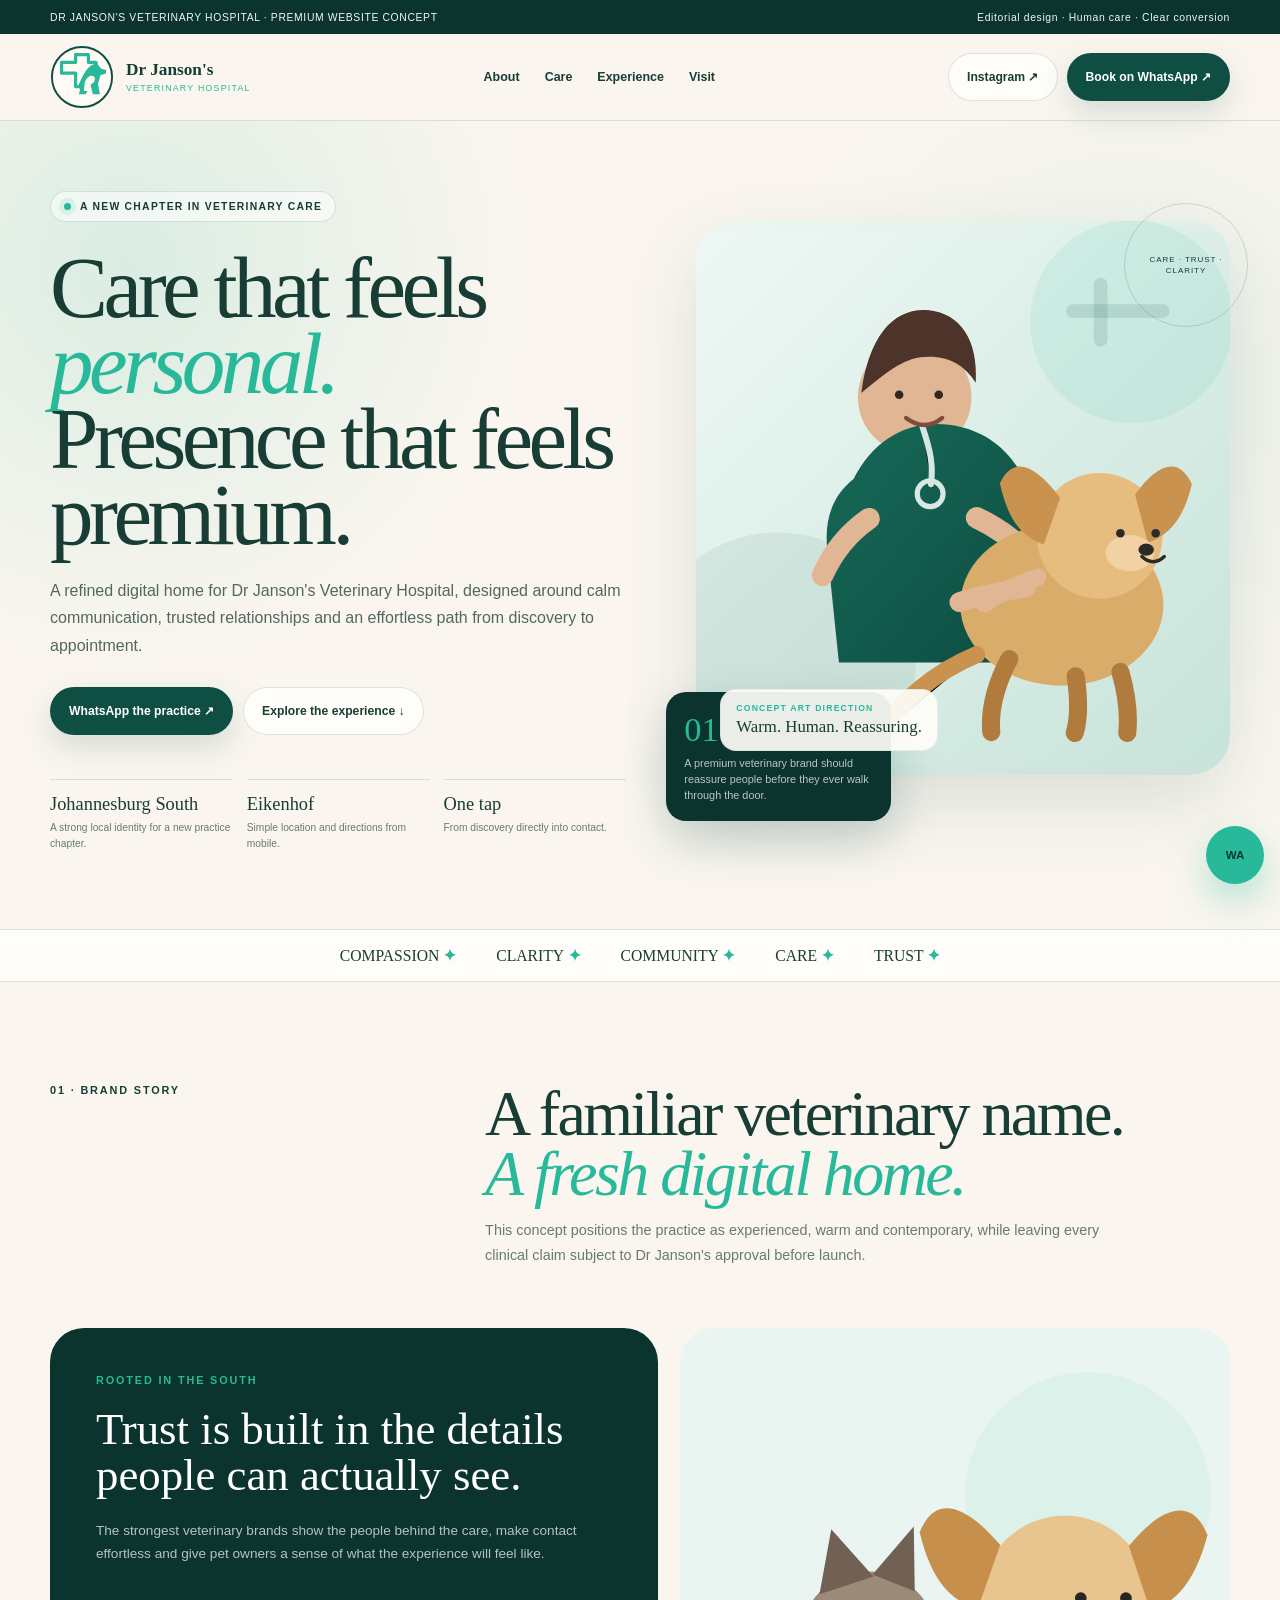
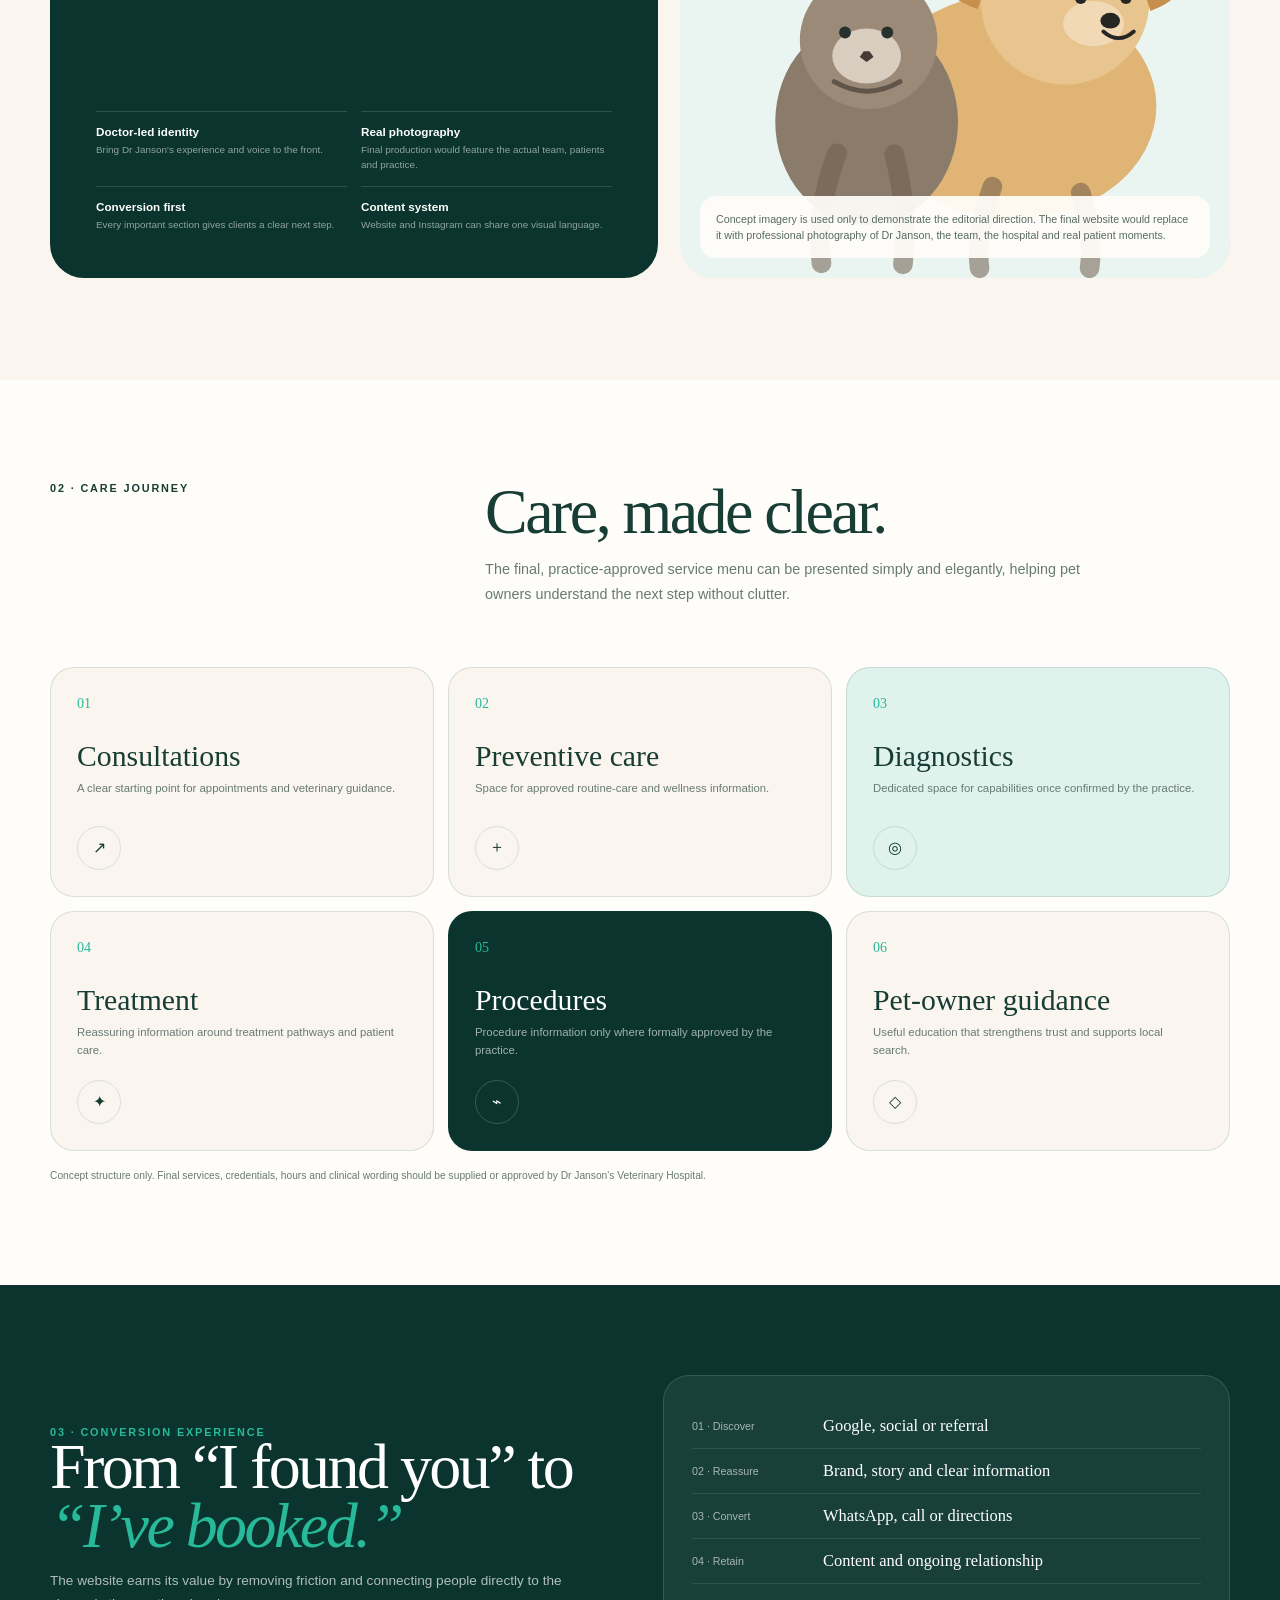
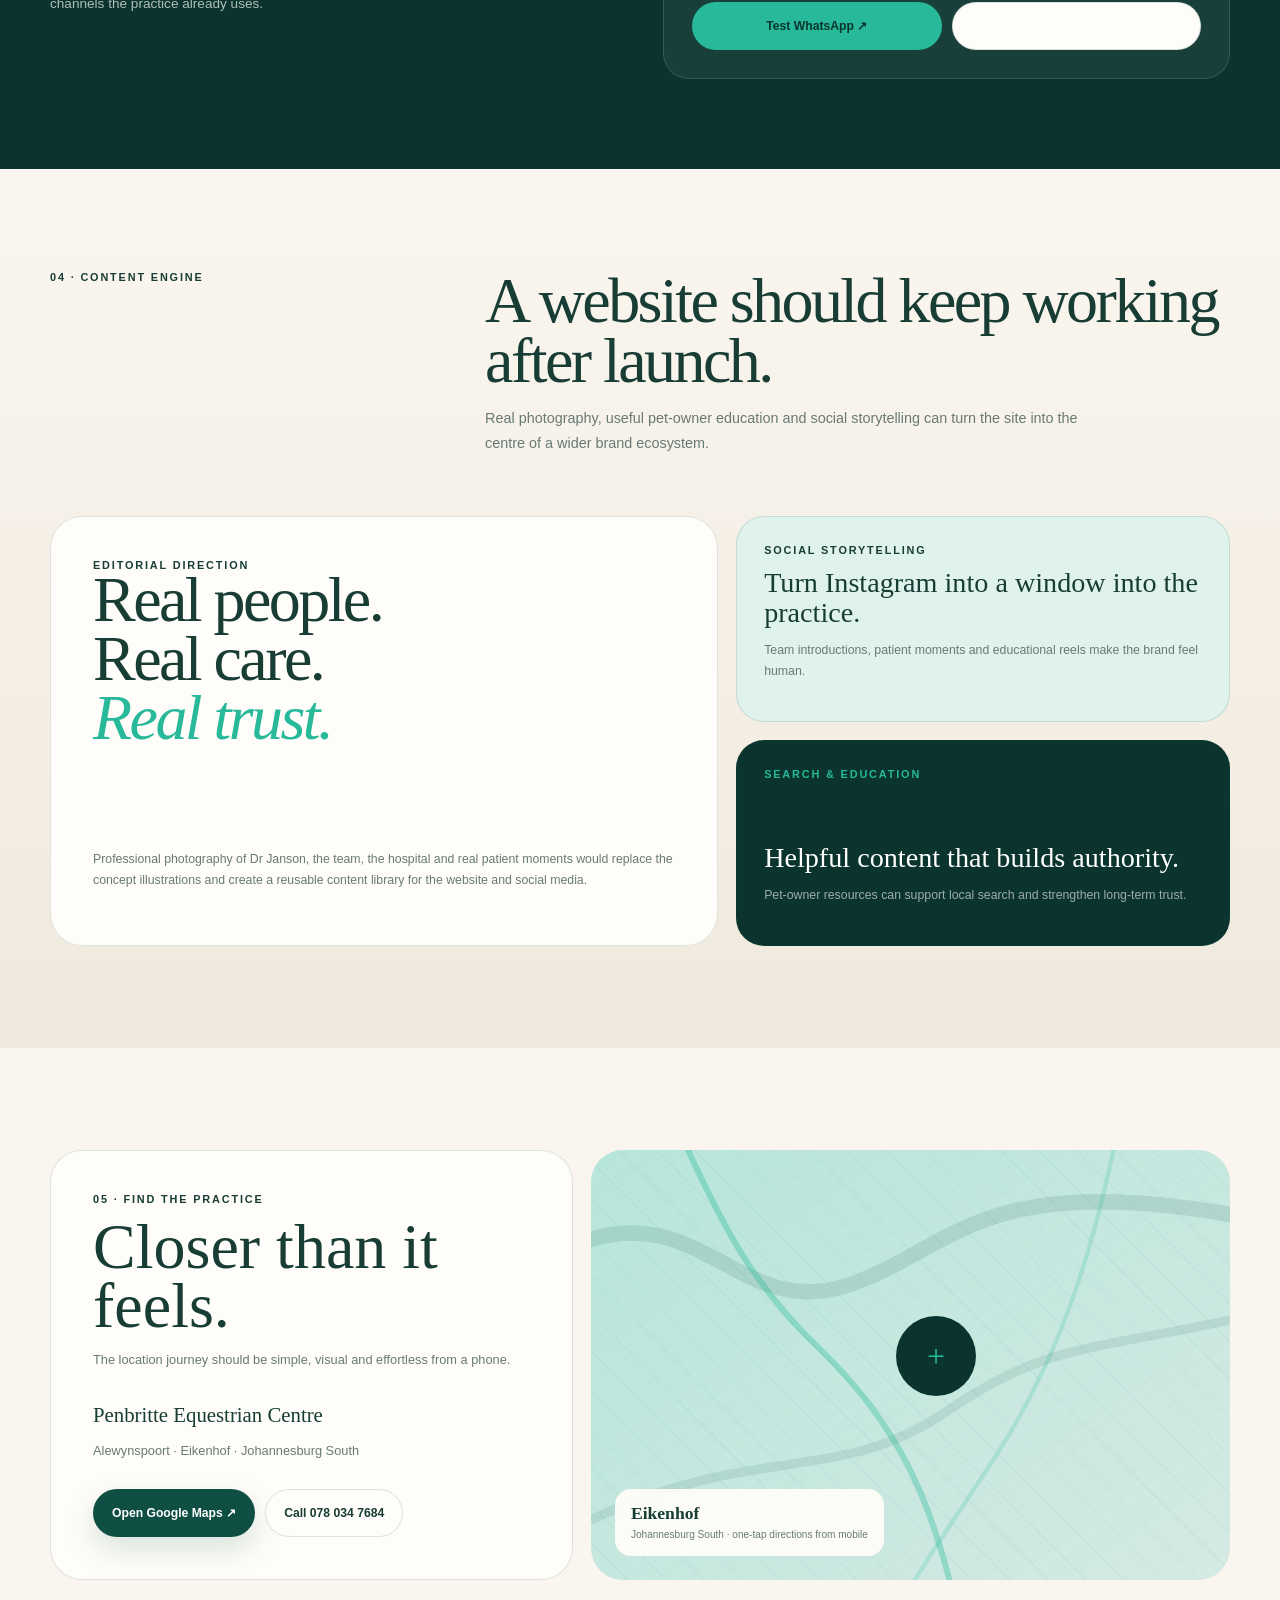
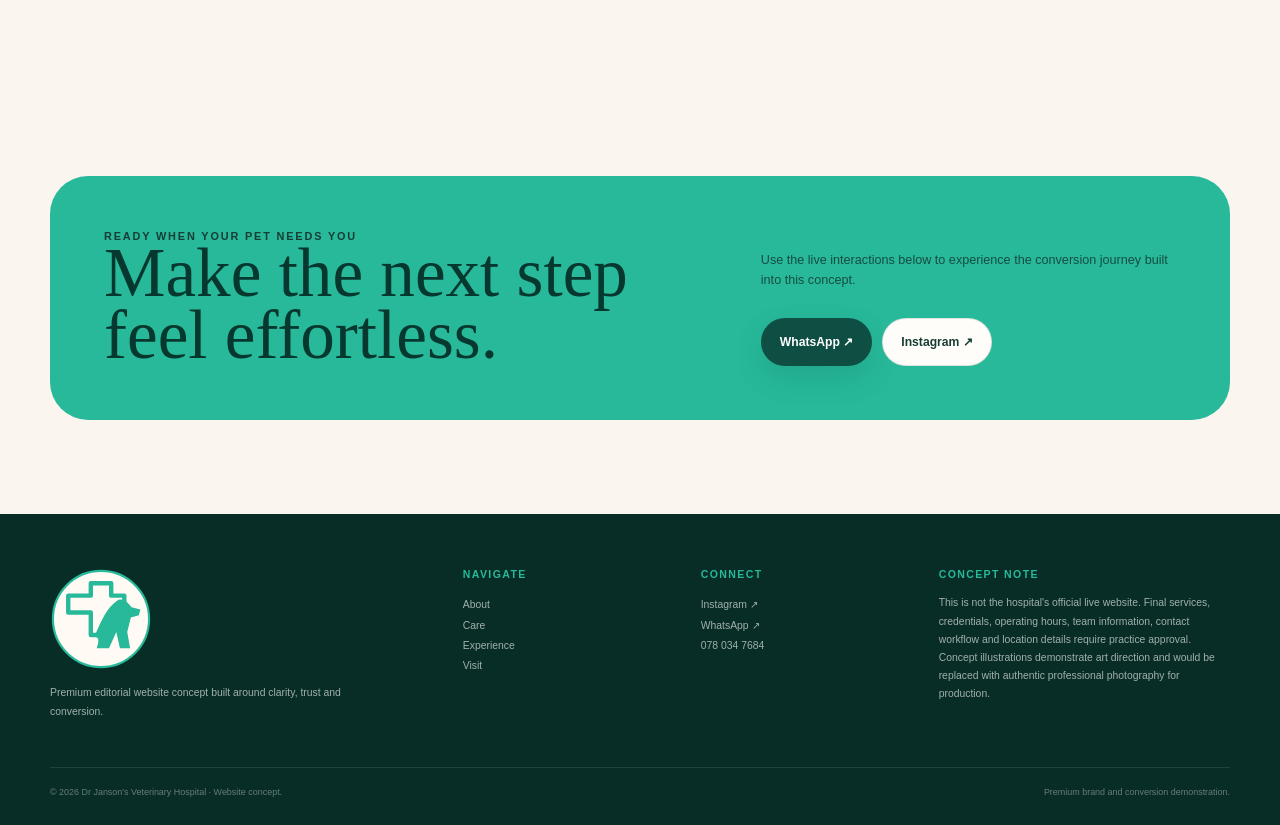
<file: index.html>
<!doctype html>
<html lang="en">
<head>
<meta charset="utf-8">
<meta name="viewport" content="width=device-width, initial-scale=1, viewport-fit=cover">
<meta name="theme-color" content="#0f4e43">
<title>Dr Janson's Veterinary Hospital — Premium Website Concept</title>
<meta name="description" content="Premium editorial website concept for Dr Janson's Veterinary Hospital.">
<style>
:root{--deep:#0f4e43;--deep2:#0a342d;--teal:#27b99a;--mint:#dff2ec;--cream:#faf6ef;--paper:#fffdf9;--ink:#173d35;--muted:#687a74;--line:rgba(15,78,67,.14);--shadow:0 28px 75px rgba(15,78,67,.13)}*{box-sizing:border-box}html{scroll-behavior:smooth}body{margin:0;background:var(--cream);color:var(--ink);font-family:Inter,-apple-system,BlinkMacSystemFont,"Segoe UI",Arial,sans-serif;-webkit-font-smoothing:antialiased;overflow-x:hidden}a{color:inherit;text-decoration:none}button{font:inherit}svg{display:block}.wrap{width:min(1180px,calc(100% - 36px));margin:auto}.serif{font-family:Georgia,"Times New Roman",serif}.eyebrow{font-size:.68rem;letter-spacing:.17em;text-transform:uppercase;font-weight:800}.topbar{background:var(--deep2);color:#eef7f4;font-size:.65rem;letter-spacing:.06em}.topbar .wrap{min-height:34px;display:flex;align-items:center;justify-content:space-between;gap:16px}.nav{position:sticky;top:0;z-index:40;background:rgba(250,246,239,.96);backdrop-filter:blur(14px);border-bottom:1px solid var(--line)}.navrow{min-height:86px;display:flex;align-items:center;justify-content:space-between;gap:22px}.brand{display:flex;align-items:center;gap:12px;min-width:0}.brandmark{width:64px;height:64px;flex:0 0 auto}.brandtext{min-width:0}.brandtext strong{display:block;font-family:Georgia,serif;font-size:1.08rem;line-height:1.02}.brandtext small{display:block;margin-top:5px;font-size:.55rem;letter-spacing:.14em;text-transform:uppercase;color:var(--teal);white-space:nowrap}.navlinks{display:flex;gap:25px;align-items:center;font-size:.78rem;font-weight:700}.navlinks a{white-space:nowrap}.navactions{display:flex;align-items:center;gap:9px}.btn{min-height:48px;border-radius:999px;padding:0 18px;display:inline-flex;align-items:center;justify-content:center;text-align:center;border:1px solid transparent;font-size:.76rem;line-height:1.2;font-weight:800;white-space:normal;max-width:100%;transition:.2s}.btn:hover{transform:translateY(-2px)}.btn-dark{background:var(--deep);color:white;box-shadow:0 12px 30px rgba(15,78,67,.16)}.btn-light{background:var(--paper);border-color:var(--line)}.btn-teal{background:var(--teal);color:#08362e}.menu{display:none;width:44px;height:44px;border-radius:50%;border:1px solid var(--line);background:white}.mobilemenu{display:none;position:fixed;z-index:70;left:14px;right:14px;top:112px;background:var(--paper);border:1px solid var(--line);border-radius:22px;padding:14px;box-shadow:var(--shadow)}.mobilemenu.open{display:grid}.mobilemenu a{padding:12px 10px;border-bottom:1px solid var(--line);font-size:.82rem}.mobilemenu a:last-child{border-bottom:0}
.hero{position:relative;overflow:hidden}.hero:before{content:"";position:absolute;inset:0;background:radial-gradient(circle at 10% 18%,rgba(39,185,154,.15),transparent 30%),radial-gradient(circle at 88% 34%,rgba(39,185,154,.08),transparent 30%);pointer-events:none}.herogrid{min-height:720px;display:grid;grid-template-columns:1.02fr .98fr;gap:50px;align-items:center;padding:70px 0 78px;position:relative}.tag{display:inline-flex;align-items:center;gap:9px;border:1px solid var(--line);border-radius:999px;padding:9px 13px;background:rgba(255,255,255,.55);font-size:.65rem;letter-spacing:.12em;text-transform:uppercase;font-weight:800;max-width:100%}.tag i{width:7px;height:7px;border-radius:50%;background:var(--teal);box-shadow:0 0 0 5px rgba(39,185,154,.12);flex:0 0 auto}.hero h1{font-family:Georgia,"Times New Roman",serif;font-size:clamp(4rem,6.8vw,7rem);line-height:.87;letter-spacing:-.052em;font-weight:500;margin:28px 0 24px}.hero h1 em{color:var(--teal);font-weight:500}.lead{font-size:1rem;line-height:1.72;color:#536761;max-width:590px}.heroactions{display:flex;flex-wrap:wrap;gap:10px;margin-top:28px}.herometa{display:grid;grid-template-columns:repeat(3,1fr);gap:14px;margin-top:44px}.meta{border-top:1px solid var(--line);padding-top:14px;min-width:0}.meta strong{display:block;font-family:Georgia,serif;font-size:1.15rem;font-weight:500;overflow-wrap:anywhere}.meta span{display:block;margin-top:5px;font-size:.64rem;line-height:1.48;color:var(--muted)}.visual{position:relative;min-height:600px}.artcard{position:absolute;inset:0 0 46px 20px;border-radius:40px;overflow:hidden;background:linear-gradient(145deg,#edf6f2,#c9e2d9);box-shadow:var(--shadow)}.artcard svg{width:100%;height:100%}.artlabel{position:absolute;left:24px;bottom:24px;z-index:2;background:rgba(255,253,249,.92);border:1px solid rgba(15,78,67,.08);border-radius:16px;padding:13px 15px;max-width:250px}.artlabel small{display:block;font-size:.54rem;letter-spacing:.14em;text-transform:uppercase;color:var(--teal);font-weight:800}.artlabel strong{display:block;margin-top:4px;font-family:Georgia,serif;font-size:1.05rem;font-weight:500}.orbit{position:absolute;right:-18px;top:-18px;width:124px;height:124px;border-radius:50%;border:1px solid rgba(15,78,67,.18);display:grid;place-items:center;text-align:center;padding:20px;font-size:.5rem;letter-spacing:.12em;line-height:1.4}.floatcard{position:absolute;left:-10px;bottom:0;width:min(225px,72%);padding:18px;background:var(--deep2);color:white;border-radius:20px;box-shadow:0 20px 48px rgba(15,78,67,.23)}.floatcard b{display:block;font-family:Georgia,serif;font-size:2.15rem;color:var(--teal);font-weight:500}.floatcard p{font-size:.68rem;line-height:1.48;color:rgba(255,255,255,.72);margin:6px 0 0}
.marquee{border-block:1px solid var(--line);background:var(--paper)}.marqueerow{display:flex;justify-content:center;flex-wrap:wrap}.marqueerow span{padding:16px 20px;font-family:Georgia,serif;font-size:.98rem;white-space:nowrap}.marqueerow b{color:var(--teal)}.section{padding:102px 0}.sectionhead{display:grid;grid-template-columns:.7fr 1.3fr;gap:34px;margin-bottom:46px}.sectionhead h2{font-family:Georgia,serif;font-size:clamp(3rem,5vw,4.9rem);line-height:.94;letter-spacing:-.04em;font-weight:500;margin:0}.sectionhead p{font-size:.9rem;line-height:1.72;color:var(--muted);max-width:630px}.storygrid{display:grid;grid-template-columns:1.05fr .95fr;gap:22px}.storycard{background:var(--deep2);color:white;border-radius:34px;padding:46px;min-height:500px;display:flex;flex-direction:column;justify-content:space-between}.storycard h3{font-family:Georgia,serif;font-size:2.8rem;line-height:1.03;font-weight:500;margin:20px 0}.storycard p{font-size:.85rem;line-height:1.72;color:rgba(255,255,255,.7);max-width:590px}.storypoints{display:grid;grid-template-columns:1fr 1fr;gap:14px;margin-top:30px}.point{border-top:1px solid rgba(255,255,255,.15);padding-top:13px}.point strong{display:block;font-size:.73rem}.point span{display:block;margin-top:5px;font-size:.62rem;line-height:1.45;color:rgba(255,255,255,.55)}.petart{border-radius:34px;overflow:hidden;min-height:500px;position:relative;background:linear-gradient(145deg,#eff7f4,#d5e9e2)}.petart svg{width:100%;height:100%}.caption{position:absolute;left:20px;right:20px;bottom:20px;background:rgba(255,253,249,.94);border-radius:16px;padding:15px 16px;font-size:.67rem;line-height:1.5;color:#586b64}.services{background:var(--paper)}.servicegrid{display:grid;grid-template-columns:repeat(3,1fr);gap:14px}.service{background:var(--cream);border:1px solid var(--line);border-radius:24px;padding:26px;min-height:230px;display:flex;flex-direction:column;justify-content:space-between;overflow:hidden}.service:nth-child(3){background:var(--mint)}.service:nth-child(5){background:var(--deep2);color:white}.service .num{font-family:Georgia,serif;color:var(--teal);font-size:.88rem}.service h3{font-family:Georgia,serif;font-size:1.86rem;line-height:1.05;font-weight:500;margin:28px 0 9px;overflow-wrap:anywhere}.service p{font-size:.71rem;line-height:1.58;color:var(--muted);margin:0}.service:nth-child(5) p{color:rgba(255,255,255,.62)}.icon{width:44px;height:44px;border-radius:50%;border:1px solid var(--line);display:grid;place-items:center;margin-top:20px}.service:nth-child(5) .icon{border-color:rgba(255,255,255,.18)}.note{margin-top:17px;font-size:.64rem;line-height:1.5;color:var(--muted)}
.convert{background:var(--deep2);color:white;padding:90px 0}.convertgrid{display:grid;grid-template-columns:1fr 1fr;gap:46px;align-items:center}.convert h2{font-family:Georgia,serif;font-size:clamp(3rem,5vw,5.15rem);line-height:.92;letter-spacing:-.04em;font-weight:500;margin:0}.convert h2 em{color:var(--teal)}.convert p{font-size:.85rem;line-height:1.7;color:rgba(255,255,255,.68)}.flowcard{border:1px solid rgba(255,255,255,.13);background:rgba(255,255,255,.06);border-radius:26px;padding:28px;overflow:hidden}.flowrow{display:grid;grid-template-columns:115px 1fr;gap:16px;align-items:center;padding:12px 0;border-bottom:1px solid rgba(255,255,255,.1)}.flowrow:last-child{border-bottom:0}.flowrow span{font-size:.67rem;color:rgba(255,255,255,.62)}.flowrow b{font-family:Georgia,serif;font-size:1.03rem;font-weight:500;overflow-wrap:anywhere}.liveactions{display:grid;grid-template-columns:1fr 1fr;gap:10px;margin-top:18px}.content{background:linear-gradient(180deg,var(--cream),#f0e9dd)}.contentgrid{display:grid;grid-template-columns:1.15fr .85fr;gap:18px}.feature{background:var(--paper);border:1px solid var(--line);border-radius:32px;padding:42px;min-height:430px;display:flex;flex-direction:column;justify-content:space-between}.feature .big{font-family:Georgia,serif;font-size:clamp(3rem,5vw,4.3rem);line-height:.92;letter-spacing:-.04em}.feature .big em{color:var(--teal)}.feature p,.small p{font-size:.77rem;line-height:1.68;color:var(--muted)}.side{display:grid;gap:18px}.small{border:1px solid var(--line);border-radius:28px;padding:27px;background:var(--mint);min-height:205px;display:flex;flex-direction:column;justify-content:space-between;overflow:hidden}.small:last-child{background:var(--deep2);color:white}.small:last-child p{color:rgba(255,255,255,.6)}.small h3{font-family:Georgia,serif;font-size:1.76rem;line-height:1.06;font-weight:500;margin:0;overflow-wrap:anywhere}.visitgrid{display:grid;grid-template-columns:.9fr 1.1fr;gap:18px}.visitcard{background:var(--paper);border:1px solid var(--line);border-radius:32px;padding:42px;min-height:430px;display:flex;flex-direction:column;justify-content:space-between}.visitcard h2{font-family:Georgia,serif;font-size:4rem;line-height:.93;font-weight:500;margin:12px 0}.visitcard p{font-size:.8rem;line-height:1.65;color:var(--muted)}.map{min-height:430px;border-radius:32px;position:relative;overflow:hidden;background:linear-gradient(145deg,rgba(39,185,154,.22),rgba(15,78,67,.05)),repeating-linear-gradient(45deg,transparent 0 25px,rgba(15,78,67,.04) 26px 27px),var(--mint)}.map svg{position:absolute;inset:0;width:100%;height:100%}.pin{position:absolute;left:54%;top:48%;transform:translate(-50%,-50%);width:80px;height:80px;border-radius:50%;background:var(--deep2);display:grid;place-items:center;color:var(--teal);font:2rem Georgia}.maplabel{position:absolute;left:24px;bottom:24px;background:rgba(255,253,249,.95);border-radius:16px;padding:14px 16px;max-width:280px}.maplabel strong{display:block;font-family:Georgia,serif;font-size:1.1rem}.maplabel span{display:block;margin-top:4px;font-size:.63rem;line-height:1.4;color:var(--muted)}.final{padding:94px 0}.ctabox{background:var(--teal);border-radius:38px;padding:54px;display:grid;grid-template-columns:1.2fr .8fr;gap:34px;align-items:end}.ctabox h2{font-family:Georgia,serif;font-size:clamp(3.1rem,5.4vw,5.5rem);line-height:.9;font-weight:500;margin:0;color:#07382f}.ctabox p{font-size:.79rem;line-height:1.6;color:#174d42}.footer{background:#082d27;color:white;padding:54px 0 26px}.footergrid{display:grid;grid-template-columns:1.3fr .7fr .7fr 1fr;gap:34px}.footerlogo{width:102px}.footer h4{font-size:.66rem;letter-spacing:.13em;text-transform:uppercase;color:var(--teal);margin:0 0 14px}.footer p,.footer a{font-size:.65rem;line-height:1.75;color:rgba(255,255,255,.62)}.footerbottom{border-top:1px solid rgba(255,255,255,.1);margin-top:36px;padding-top:18px;display:flex;justify-content:space-between;gap:18px;font-size:.56rem;line-height:1.45;color:rgba(255,255,255,.38)}.wa{position:fixed;right:16px;bottom:16px;z-index:50;width:58px;height:58px;border-radius:50%;background:var(--teal);color:#07382f;display:grid;place-items:center;font-size:.72rem;font-weight:900;box-shadow:0 16px 38px rgba(39,185,154,.35)}
@media(max-width:980px){.navlinks{display:none}.menu{display:block}.navactions .btn-light{display:none}.herogrid,.storygrid,.convertgrid,.contentgrid,.visitgrid,.ctabox{grid-template-columns:1fr}.herogrid{min-height:auto}.visual{min-height:550px}.sectionhead{grid-template-columns:1fr;gap:14px}.servicegrid{grid-template-columns:1fr 1fr}.footergrid{grid-template-columns:1fr 1fr 1fr}.footergrid>div:last-child{grid-column:1/-1}}
@media(max-width:680px){.wrap{width:min(100% - 24px,1180px)}.topbar .wrap{justify-content:center;padding:8px 0}.topbar span:last-child{display:none}.navrow{min-height:72px;gap:9px}.brandmark{width:48px;height:48px}.brandtext strong{font-size:.88rem}.brandtext small{font-size:.47rem;letter-spacing:.09em}.navactions .btn-dark{display:none}.herogrid{padding:42px 0 58px;gap:28px}.hero h1{font-size:clamp(3.1rem,16vw,4.9rem)}.lead{font-size:.87rem}.heroactions{display:grid;grid-template-columns:1fr}.btn{width:100%;min-height:50px;padding:10px 16px}.herometa{grid-template-columns:1fr;gap:8px;margin-top:34px}.visual{min-height:470px}.artcard{inset:0 0 38px 0;border-radius:28px}.orbit{width:92px;height:92px;right:-8px;top:-8px;font-size:.42rem;padding:15px}.floatcard{left:10px;width:205px;padding:16px}.marqueerow{justify-content:flex-start;overflow:hidden;flex-wrap:nowrap}.marqueerow span{font-size:.86rem;padding:14px 15px}.section{padding:74px 0}.sectionhead h2{font-size:2.9rem}.storycard{padding:28px;border-radius:26px;min-height:auto}.storycard h3{font-size:2.22rem}.storypoints{grid-template-columns:1fr}.petart{min-height:360px;border-radius:26px}.servicegrid{grid-template-columns:1fr}.service{min-height:205px;padding:22px}.service h3{font-size:1.7rem}.convert{padding:70px 0}.convert h2{font-size:2.95rem}.flowcard{padding:22px}.flowrow{grid-template-columns:1fr;gap:4px}.flowrow b{font-size:1rem}.liveactions{grid-template-columns:1fr}.feature{padding:28px;min-height:350px}.feature .big{font-size:2.9rem}.small{padding:24px;min-height:185px}.visitcard{padding:28px;min-height:auto}.visitcard h2{font-size:2.9rem}.map{min-height:350px}.final{padding:72px 0}.ctabox{padding:33px 25px;border-radius:28px}.ctabox h2{font-size:3.1rem}.footergrid{grid-template-columns:1fr 1fr;gap:25px}.footergrid>div:first-child,.footergrid>div:last-child{grid-column:1/-1}.footerbottom{flex-direction:column}.wa{width:54px;height:54px;right:12px;bottom:12px}.mobilemenu{top:98px}}
</style>
</head>
<body>
<div class="topbar"><div class="wrap"><span>DR JANSON'S VETERINARY HOSPITAL · PREMIUM WEBSITE CONCEPT</span><span>Editorial design · Human care · Clear conversion</span></div></div>
<header class="nav"><div class="wrap navrow"><a class="brand" href="#top"><svg class="brandmark" viewBox="0 0 100 100" aria-label="Dr Janson's logo"><circle cx="50" cy="50" r="47" fill="#fffaf3" stroke="#0f4e43" stroke-width="3"/><path d="M18 27h22V15h20v12h12v17H60v21H40V44H18z" fill="none" stroke="#27b99a" stroke-width="5" stroke-linejoin="round"/><path d="M43 66c8-17 12-28 23-35 3-2 6-2 9 0l5 6 8 2-1 6-8 2-4 14 3 16H67l-4-16-7 16H45c3-8 2-11-2-11z" fill="#27b99a"/><path d="M54 60c2-8 7-12 11-12 4 0 6 3 5 7-1 4-4 5-7 7l-2 10h-8z" fill="#fffaf3"/></svg><span class="brandtext"><strong>Dr Janson's</strong><small>Veterinary Hospital</small></span></a><nav class="navlinks"><a href="#about">About</a><a href="#care">Care</a><a href="#experience">Experience</a><a href="#visit">Visit</a></nav><div class="navactions"><a class="btn btn-light" target="_blank" href="https://www.instagram.com/dr_jansons_veterinary_hospital/">Instagram ↗</a><a class="btn btn-dark" target="_blank" href="https://wa.me/27780347684?text=Hi%20Dr%20Janson%27s%20Veterinary%20Hospital.%20I%27d%20like%20to%20enquire%20about%20an%20appointment%20for%20my%20pet.">Book on WhatsApp ↗</a><button class="menu" id="menuBtn" aria-label="Open menu">☰</button></div></div></header>
<div class="mobilemenu" id="mobileMenu"><a href="#about">About</a><a href="#care">Care</a><a href="#experience">Experience</a><a href="#visit">Visit</a><a target="_blank" href="https://www.instagram.com/dr_jansons_veterinary_hospital/">Instagram ↗</a><a target="_blank" href="https://wa.me/27780347684">WhatsApp ↗</a></div>
<main id="top">
<section class="hero"><div class="wrap herogrid"><div><div class="tag"><i></i>A new chapter in veterinary care</div><h1>Care that feels <em>personal.</em><br>Presence that feels premium.</h1><p class="lead">A refined digital home for Dr Janson's Veterinary Hospital, designed around calm communication, trusted relationships and an effortless path from discovery to appointment.</p><div class="heroactions"><a class="btn btn-dark" target="_blank" href="https://wa.me/27780347684?text=Hi%20Dr%20Janson%27s%20Veterinary%20Hospital.%20I%27d%20like%20to%20enquire%20about%20an%20appointment%20for%20my%20pet.">WhatsApp the practice ↗</a><a class="btn btn-light" href="#care">Explore the experience ↓</a></div><div class="herometa"><div class="meta"><strong>Johannesburg South</strong><span>A strong local identity for a new practice chapter.</span></div><div class="meta"><strong>Eikenhof</strong><span>Simple location and directions from mobile.</span></div><div class="meta"><strong>One tap</strong><span>From discovery directly into contact.</span></div></div></div><div class="visual"><div class="artcard"><svg viewBox="0 0 620 620" role="img" aria-label="Editorial concept illustration of a veterinarian with a dog"><defs><linearGradient id="bg" x1="0" y1="0" x2="1" y2="1"><stop offset="0" stop-color="#eef8f4"/><stop offset="1" stop-color="#c7e3da"/></linearGradient><linearGradient id="scrub" x1="0" y1="0" x2="1" y2="1"><stop offset="0" stop-color="#176957"/><stop offset="1" stop-color="#0d4d42"/></linearGradient></defs><rect width="620" height="620" fill="url(#bg)"/><circle cx="506" cy="105" r="118" fill="#27b99a" opacity=".1"/><circle cx="95" cy="510" r="160" fill="#0f4e43" opacity=".07"/><rect x="430" y="85" width="120" height="16" rx="8" fill="#0f4e43" opacity=".12"/><rect x="462" y="54" width="16" height="80" rx="8" fill="#0f4e43" opacity=".12"/><circle cx="254" cy="193" r="66" fill="#e1b695"/><path d="M192 188c9-68 39-100 79-96 35 4 57 33 54 84-13-20-30-29-50-30-29-2-48 13-83 42z" fill="#4c342a"/><path d="M183 288c23-45 62-69 111-63 54 7 91 45 105 116l-14 160H166l-13-126c-5-39 5-67 30-87z" fill="url(#scrub)"/><path d="M263 227c9 27 13 44 10 67" stroke="#d7e8e3" stroke-width="7" stroke-linecap="round"/><circle cx="272" cy="305" r="15" fill="none" stroke="#d7e8e3" stroke-width="6"/><path d="M326 333c32 15 58 36 77 66" stroke="#e1b695" stroke-width="25" stroke-linecap="round"/><path d="M201 334c-26 18-42 39-54 66" stroke="#e1b695" stroke-width="25" stroke-linecap="round"/><ellipse cx="425" cy="434" rx="118" ry="94" fill="#d9ad69"/><circle cx="469" cy="354" r="73" fill="#e6bd7e"/><path d="M423 310c-31-42-56-48-70-17 10 45 27 63 51 71z" fill="#c9924f"/><path d="M510 306c28-39 52-43 66-12-10 42-27 59-51 68z" fill="#c9924f"/><ellipse cx="504" cy="374" rx="28" ry="21" fill="#f0d2a4"/><circle cx="493" cy="351" r="5" fill="#2a2a28"/><circle cx="534" cy="351" r="5" fill="#2a2a28"/><ellipse cx="523" cy="370" rx="9" ry="7" fill="#2a2a28"/><path d="M518 378c8 8 18 8 26 0" stroke="#2a2a28" stroke-width="4" fill="none" stroke-linecap="round"/><path d="M383 414c-24 4-51 8-77 17" stroke="#e1b695" stroke-width="23" stroke-linecap="round"/><path d="M397 402c-22 7-42 17-62 31" stroke="#e1b695" stroke-width="20" stroke-linecap="round"/><path d="M364 497c-17 32-23 60-21 85M441 517c4 27 4 49-1 66M493 512c8 28 10 51 8 71" stroke="#b17b3e" stroke-width="21" stroke-linecap="round"/><path d="M326 492c-50 21-89 54-118 98" stroke="#c9924f" stroke-width="20" stroke-linecap="round"/><circle cx="236" cy="190" r="5" fill="#34271f"/><circle cx="282" cy="190" r="5" fill="#34271f"/><path d="M244 217c15 11 29 11 42 0" stroke="#7f4b3c" stroke-width="5" fill="none" stroke-linecap="round"/></svg><div class="artlabel"><small>Concept art direction</small><strong>Warm. Human. Reassuring.</strong></div></div><div class="orbit">CARE · TRUST · CLARITY</div><div class="floatcard"><b>01</b><p>A premium veterinary brand should reassure people before they ever walk through the door.</p></div></div></div></section>
<div class="marquee"><div class="marqueerow"><span>COMPASSION <b>✦</b></span><span>CLARITY <b>✦</b></span><span>COMMUNITY <b>✦</b></span><span>CARE <b>✦</b></span><span>TRUST <b>✦</b></span></div></div>
<section class="section" id="about"><div class="wrap"><div class="sectionhead"><div><div class="eyebrow">01 · Brand story</div></div><div><h2>A familiar veterinary name.<br><em style="color:var(--teal);font-weight:500">A fresh digital home.</em></h2><p>This concept positions the practice as experienced, warm and contemporary, while leaving every clinical claim subject to Dr Janson's approval before launch.</p></div></div><div class="storygrid"><article class="storycard"><div><div class="eyebrow" style="color:var(--teal)">Rooted in the south</div><h3>Trust is built in the details people can actually see.</h3><p>The strongest veterinary brands show the people behind the care, make contact effortless and give pet owners a sense of what the experience will feel like.</p></div><div class="storypoints"><div class="point"><strong>Doctor-led identity</strong><span>Bring Dr Janson's experience and voice to the front.</span></div><div class="point"><strong>Real photography</strong><span>Final production would feature the actual team, patients and practice.</span></div><div class="point"><strong>Conversion first</strong><span>Every important section gives clients a clear next step.</span></div><div class="point"><strong>Content system</strong><span>Website and Instagram can share one visual language.</span></div></div></article><figure class="petart" style="margin:0"><svg viewBox="0 0 560 560" role="img" aria-label="Editorial illustration of a dog and cat"><rect width="560" height="560" fill="#eaf5f1"/><circle cx="415" cy="170" r="125" fill="#27b99a" opacity=".08"/><ellipse cx="340" cy="385" rx="145" ry="115" fill="#dfb474"/><circle cx="392" cy="277" r="86" fill="#e8c48e"/><path d="M326 221c-39-46-68-49-82-13 12 50 32 70 59 78z" fill="#c78f4c"/><path d="M457 222c37-45 66-47 80-11-13 48-32 68-58 77z" fill="#c78f4c"/><ellipse cx="421" cy="301" rx="31" ry="23" fill="#f1d9b5"/><circle cx="408" cy="275" r="6" fill="#262725"/><circle cx="454" cy="275" r="6" fill="#262725"/><ellipse cx="438" cy="298" rx="10" ry="8" fill="#262725"/><path d="M431 309c10 9 21 9 31 0" stroke="#262725" stroke-width="4" fill="none" stroke-linecap="round"/><ellipse cx="190" cy="401" rx="93" ry="105" fill="#8b7b6b"/><circle cx="192" cy="318" r="70" fill="#9b8a77"/><path d="M142 271l12-66 43 48zM239 268l-1-66-42 49z" fill="#706154"/><ellipse cx="190" cy="334" rx="35" ry="28" fill="#d9cdbf"/><circle cx="168" cy="310" r="6" fill="#26302d"/><circle cx="211" cy="310" r="6" fill="#26302d"/><path d="M187 329l6 0 4 6-7 5-7-5z" fill="#473a34"/><path d="M157 360c23 13 44 13 67 0" stroke="#615448" stroke-width="5" fill="none" stroke-linecap="round"/><path d="M160 433c-15 39-20 76-16 112M218 434c10 39 13 76 9 112M318 467c-12 34-16 61-13 83M408 473c9 31 12 56 9 77" stroke-linecap="round" stroke-width="20" stroke="#705e4d" opacity=".55"/></svg><figcaption class="caption">Concept imagery is used only to demonstrate the editorial direction. The final website would replace it with professional photography of Dr Janson, the team, the hospital and real patient moments.</figcaption></figure></div></div></section>
<section class="section services" id="care"><div class="wrap"><div class="sectionhead"><div><div class="eyebrow">02 · Care journey</div></div><div><h2>Care, made clear.</h2><p>The final, practice-approved service menu can be presented simply and elegantly, helping pet owners understand the next step without clutter.</p></div></div><div class="servicegrid"><article class="service"><div><span class="num">01</span><h3>Consultations</h3><p>A clear starting point for appointments and veterinary guidance.</p></div><div class="icon">↗</div></article><article class="service"><div><span class="num">02</span><h3>Preventive care</h3><p>Space for approved routine-care and wellness information.</p></div><div class="icon">＋</div></article><article class="service"><div><span class="num">03</span><h3>Diagnostics</h3><p>Dedicated space for capabilities once confirmed by the practice.</p></div><div class="icon">◎</div></article><article class="service"><div><span class="num">04</span><h3>Treatment</h3><p>Reassuring information around treatment pathways and patient care.</p></div><div class="icon">✦</div></article><article class="service"><div><span class="num">05</span><h3>Procedures</h3><p>Procedure information only where formally approved by the practice.</p></div><div class="icon">⌁</div></article><article class="service"><div><span class="num">06</span><h3>Pet-owner guidance</h3><p>Useful education that strengthens trust and supports local search.</p></div><div class="icon">◇</div></article></div><div class="note">Concept structure only. Final services, credentials, hours and clinical wording should be supplied or approved by Dr Janson's Veterinary Hospital.</div></div></section>
<section class="convert" id="experience"><div class="wrap convertgrid"><div><div class="eyebrow" style="color:var(--teal)">03 · Conversion experience</div><h2>From “I found you” to <em>“I’ve booked.”</em></h2><p>The website earns its value by removing friction and connecting people directly to the channels the practice already uses.</p></div><div class="flowcard"><div class="flowrow"><span>01 · Discover</span><b>Google, social or referral</b></div><div class="flowrow"><span>02 · Reassure</span><b>Brand, story and clear information</b></div><div class="flowrow"><span>03 · Convert</span><b>WhatsApp, call or directions</b></div><div class="flowrow"><span>04 · Retain</span><b>Content and ongoing relationship</b></div><div class="liveactions"><a class="btn btn-teal" target="_blank" href="https://wa.me/27780347684?text=Hi%20Dr%20Janson%27s%20Veterinary%20Hospital.%20I%27d%20like%20to%20enquire%20about%20an%20appointment%20for%20my%20pet.">Test WhatsApp ↗</a><a class="btn btn-light" target="_blank" href="https://www.instagram.com/dr_jansons_veterinary_hospital/">Open Instagram ↗</a></div></div></div></section>
<section class="section content"><div class="wrap"><div class="sectionhead"><div><div class="eyebrow">04 · Content engine</div></div><div><h2>A website should keep working after launch.</h2><p>Real photography, useful pet-owner education and social storytelling can turn the site into the centre of a wider brand ecosystem.</p></div></div><div class="contentgrid"><article class="feature"><div><div class="eyebrow">Editorial direction</div><div class="big">Real people.<br>Real care.<br><em>Real trust.</em></div></div><p>Professional photography of Dr Janson, the team, the hospital and real patient moments would replace the concept illustrations and create a reusable content library for the website and social media.</p></article><div class="side"><article class="small"><div class="eyebrow">Social storytelling</div><div><h3>Turn Instagram into a window into the practice.</h3><p>Team introductions, patient moments and educational reels make the brand feel human.</p></div></article><article class="small"><div class="eyebrow" style="color:var(--teal)">Search & education</div><div><h3>Helpful content that builds authority.</h3><p>Pet-owner resources can support local search and strengthen long-term trust.</p></div></article></div></div></div></section>
<section class="section" id="visit"><div class="wrap visitgrid"><article class="visitcard"><div><div class="eyebrow">05 · Find the practice</div><h2>Closer than it feels.</h2><p>The location journey should be simple, visual and effortless from a phone.</p></div><div><strong class="serif" style="font-size:1.3rem;font-weight:500">Penbritte Equestrian Centre</strong><p>Alewynspoort · Eikenhof · Johannesburg South</p><div class="heroactions"><a class="btn btn-dark" target="_blank" href="https://www.google.com/maps/search/?api=1&query=Penbritte+Equestrian+Centre+Eikenhof">Open Google Maps ↗</a><a class="btn btn-light" href="tel:+27780347684">Call 078 034 7684</a></div></div></article><div class="map"><svg viewBox="0 0 700 500" fill="none"><path d="M-40 110C105 52 150 200 278 157C402 115 432 16 760 82" stroke="#0f4e43" stroke-opacity=".12" stroke-width="18"/><path d="M-22 430C170 340 265 390 390 305C510 223 552 236 752 191" stroke="#0f4e43" stroke-opacity=".10" stroke-width="11"/><path d="M82 -20C132 90 166 157 246 233C346 330 378 420 410 560" stroke="#27b99a" stroke-opacity=".36" stroke-width="7"/><path d="M590 -20C560 130 520 242 456 345C402 430 350 500 322 560" stroke="#27b99a" stroke-opacity=".2" stroke-width="5"/></svg><div class="pin">+</div><div class="maplabel"><strong>Eikenhof</strong><span>Johannesburg South · one-tap directions from mobile</span></div></div></div></section>
<section class="final"><div class="wrap"><div class="ctabox"><div><div class="eyebrow">Ready when your pet needs you</div><h2>Make the next step feel effortless.</h2></div><div><p>Use the live interactions below to experience the conversion journey built into this concept.</p><div class="heroactions"><a class="btn btn-dark" target="_blank" href="https://wa.me/27780347684">WhatsApp ↗</a><a class="btn btn-light" target="_blank" href="https://www.instagram.com/dr_jansons_veterinary_hospital/">Instagram ↗</a></div></div></div></div></section>
</main>
<footer class="footer"><div class="wrap"><div class="footergrid"><div><svg class="footerlogo" viewBox="0 0 140 140" aria-label="Dr Janson's brand mark"><circle cx="70" cy="70" r="66" fill="#fffaf3" stroke="#27b99a" stroke-width="3"/><path d="M25 38h31V21h28v17h18v23H84v31H56V61H25z" fill="none" stroke="#27b99a" stroke-width="6" stroke-linejoin="round"/><path d="M61 94c10-23 17-39 31-49 4-3 9-2 13 1l7 8 12 3-2 8-11 3-5 20 4 22H96l-5-22-10 22H64c4-10 3-15-3-16z" fill="#27b99a"/></svg><p style="max-width:320px;margin-top:14px">Premium editorial website concept built around clarity, trust and conversion.</p></div><div><h4>Navigate</h4><a href="#about">About</a><br><a href="#care">Care</a><br><a href="#experience">Experience</a><br><a href="#visit">Visit</a></div><div><h4>Connect</h4><a target="_blank" href="https://www.instagram.com/dr_jansons_veterinary_hospital/">Instagram ↗</a><br><a target="_blank" href="https://wa.me/27780347684">WhatsApp ↗</a><br><a href="tel:+27780347684">078 034 7684</a></div><div><h4>Concept note</h4><p>This is not the hospital's official live website. Final services, credentials, operating hours, team information, contact workflow and location details require practice approval. Concept illustrations demonstrate art direction and would be replaced with authentic professional photography for production.</p></div></div><div class="footerbottom"><span>© <span id="year"></span> Dr Janson's Veterinary Hospital · Website concept.</span><span>Premium brand and conversion demonstration.</span></div></div></footer>
<a class="wa" target="_blank" aria-label="WhatsApp" href="https://wa.me/27780347684">WA</a>
<script>document.getElementById('year').textContent=new Date().getFullYear();const b=document.getElementById('menuBtn'),m=document.getElementById('mobileMenu');if(b&&m){b.addEventListener('click',()=>m.classList.toggle('open'));m.querySelectorAll('a').forEach(a=>a.addEventListener('click',()=>m.classList.remove('open')));}</script>
</body></html>
</file>
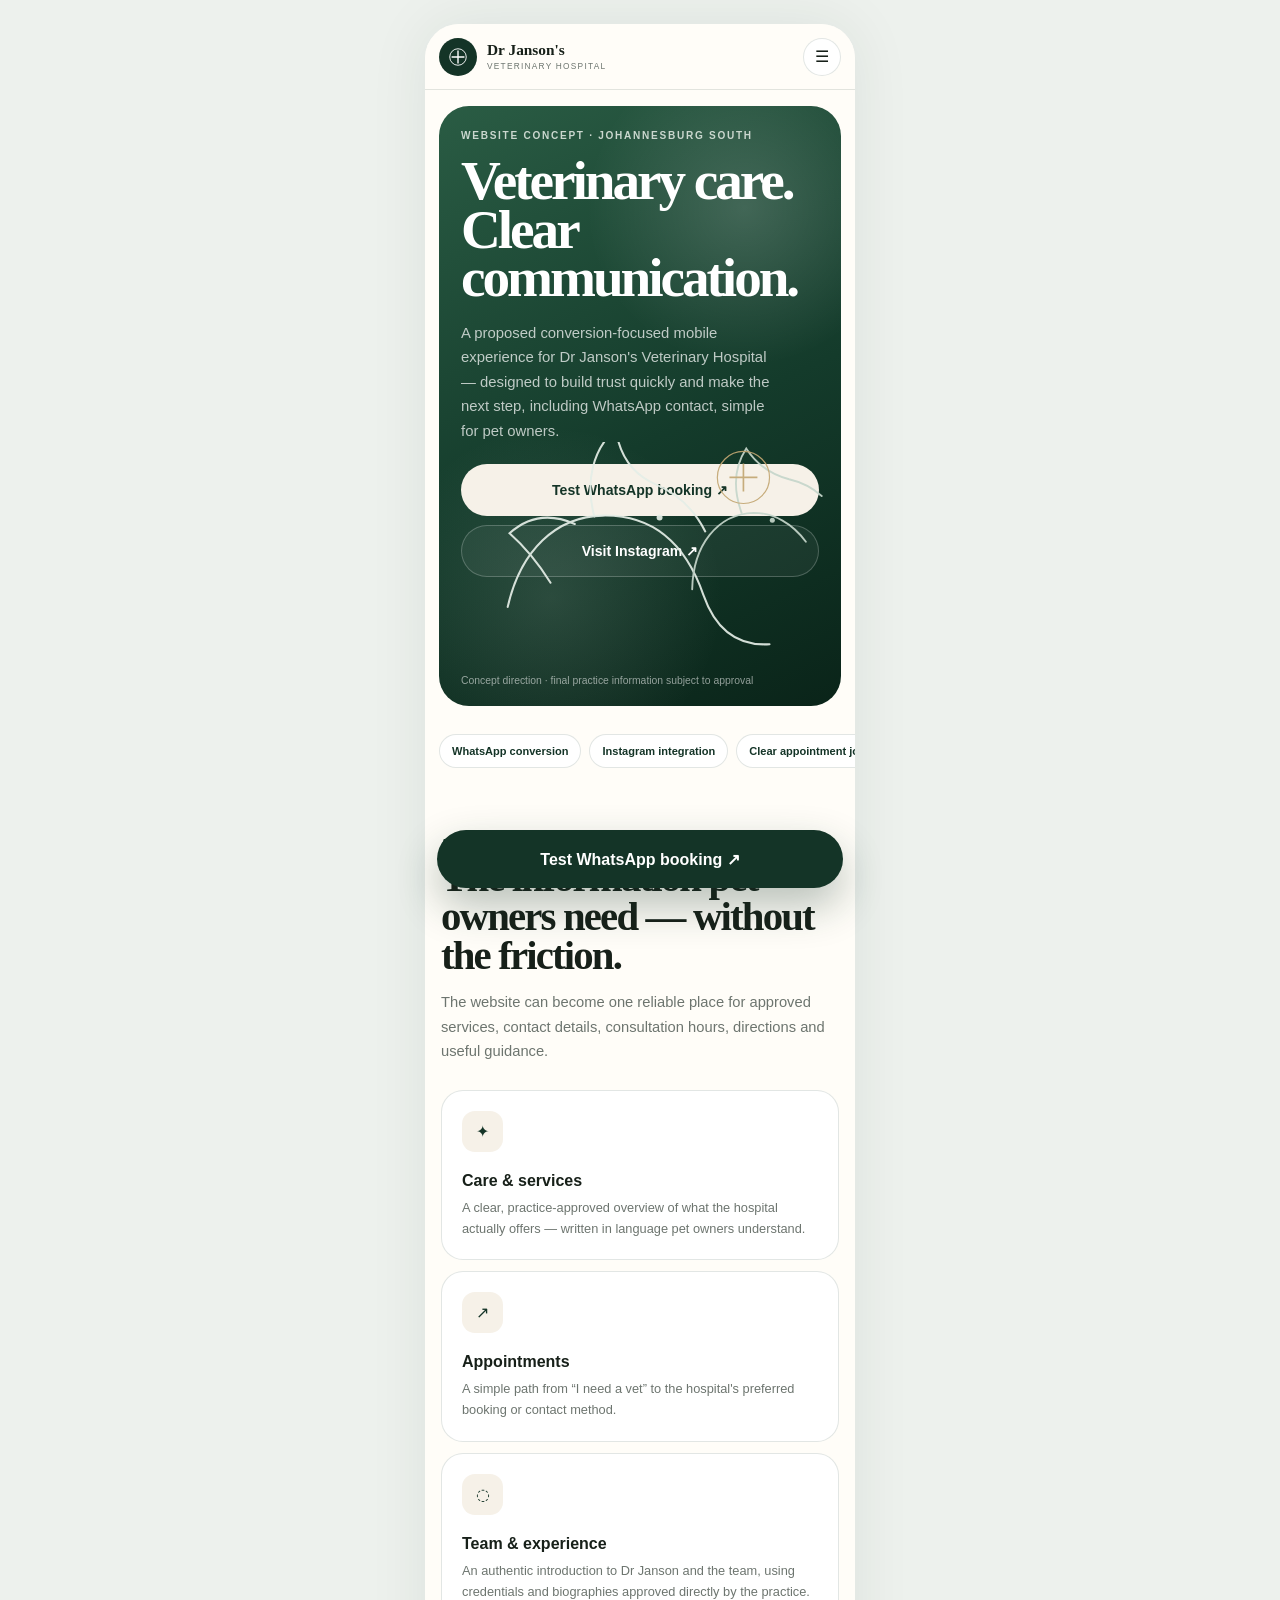
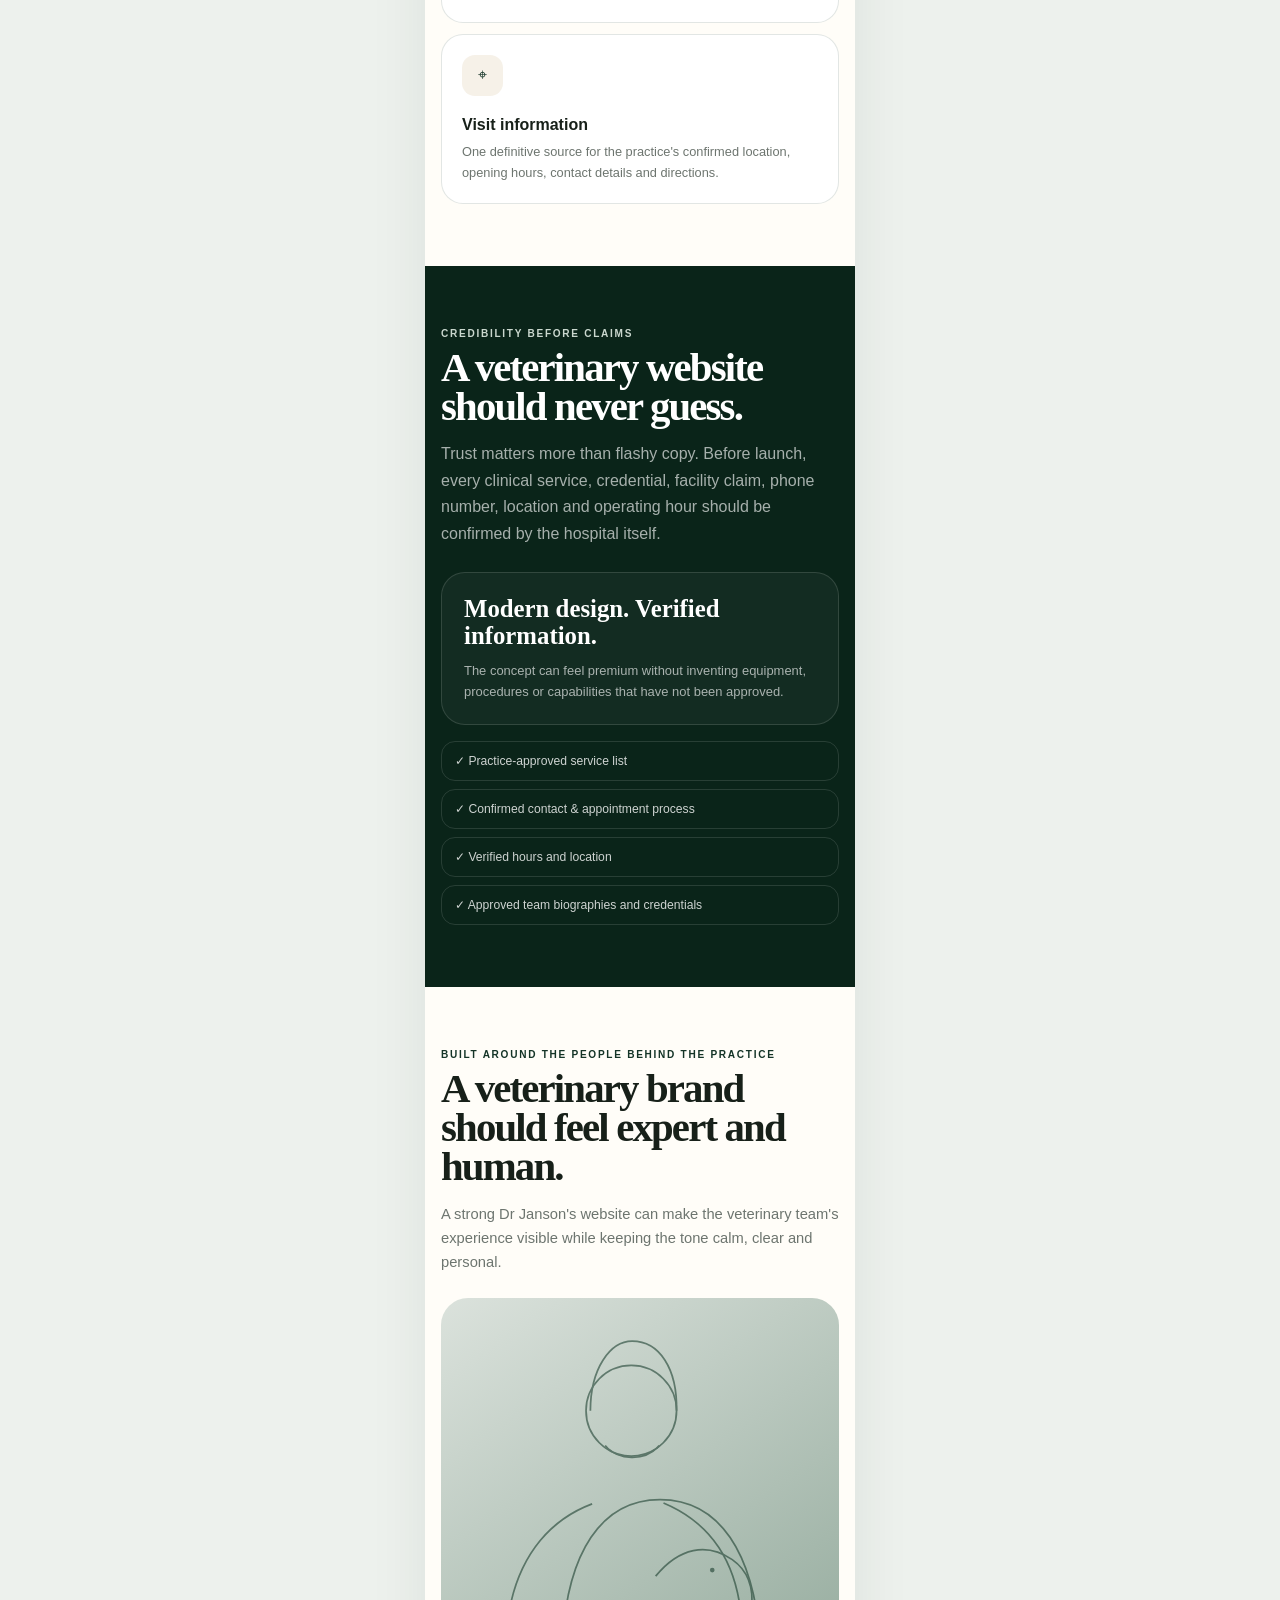
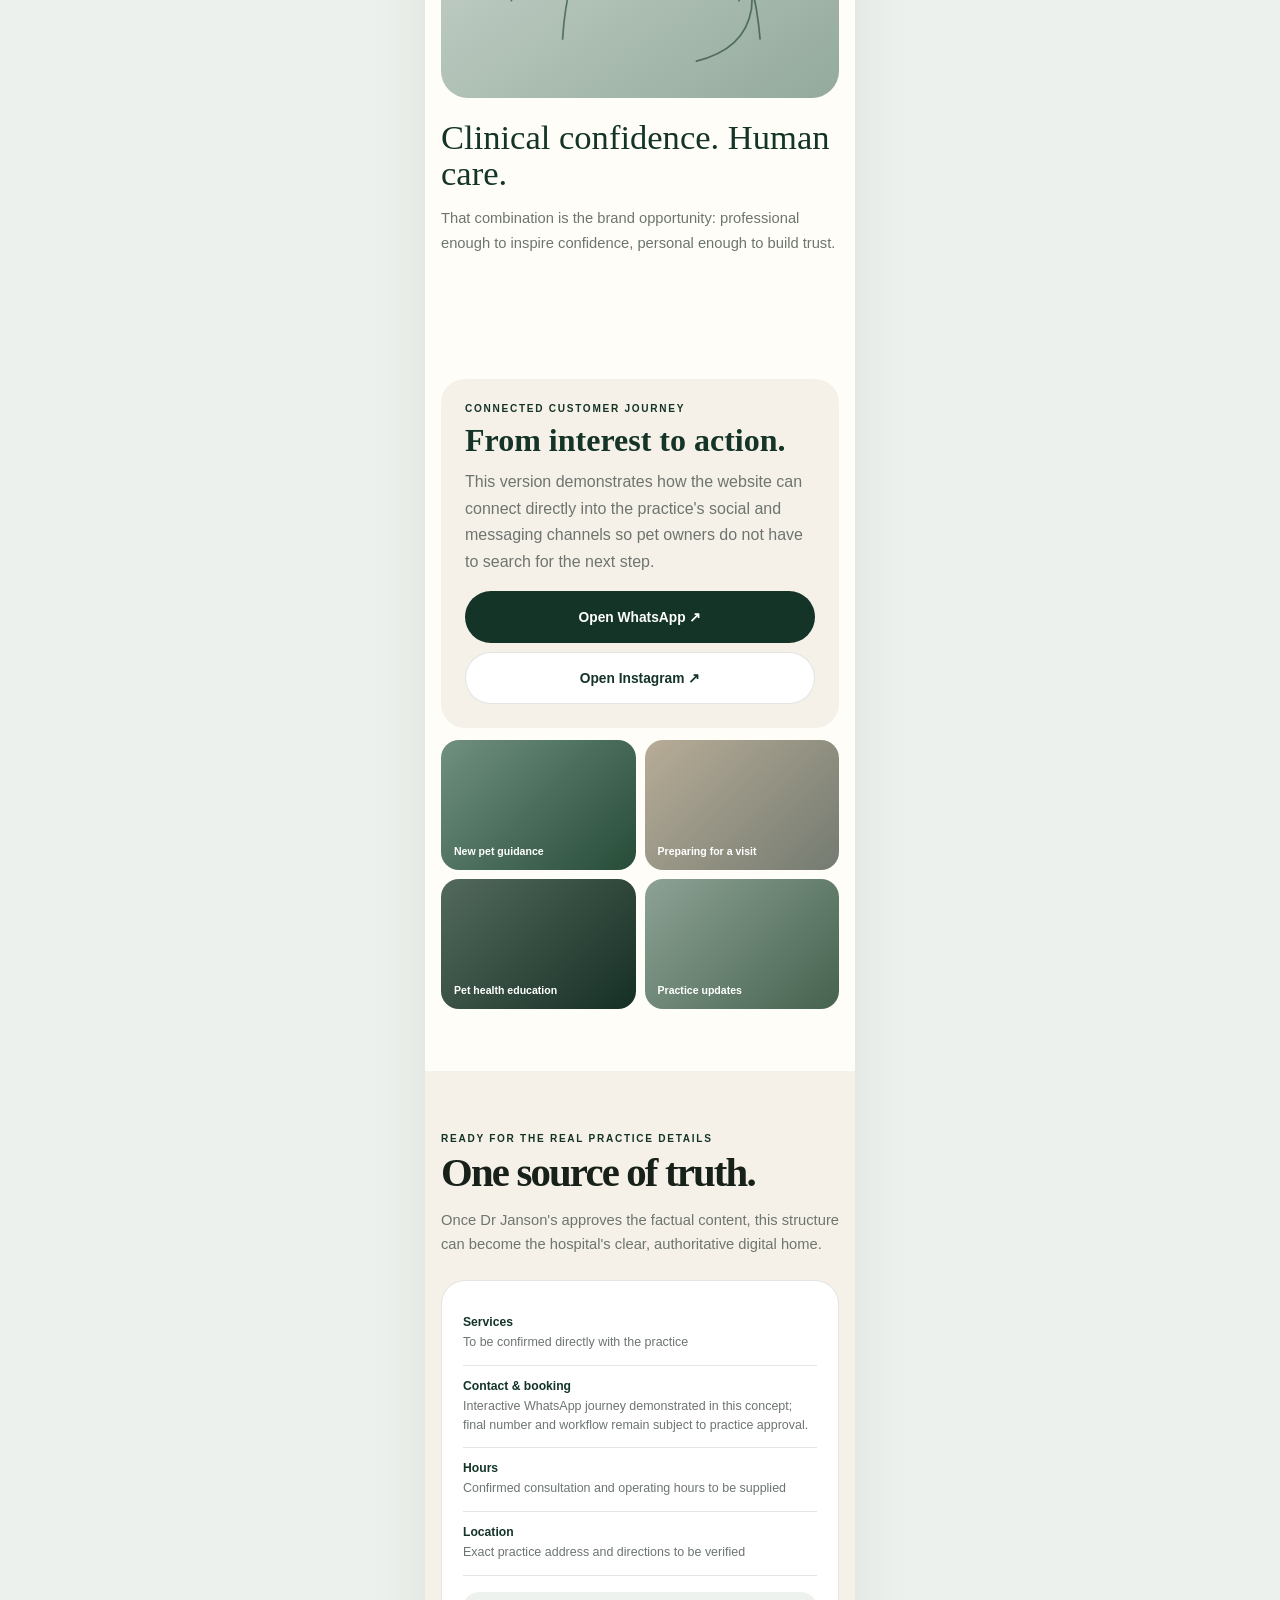
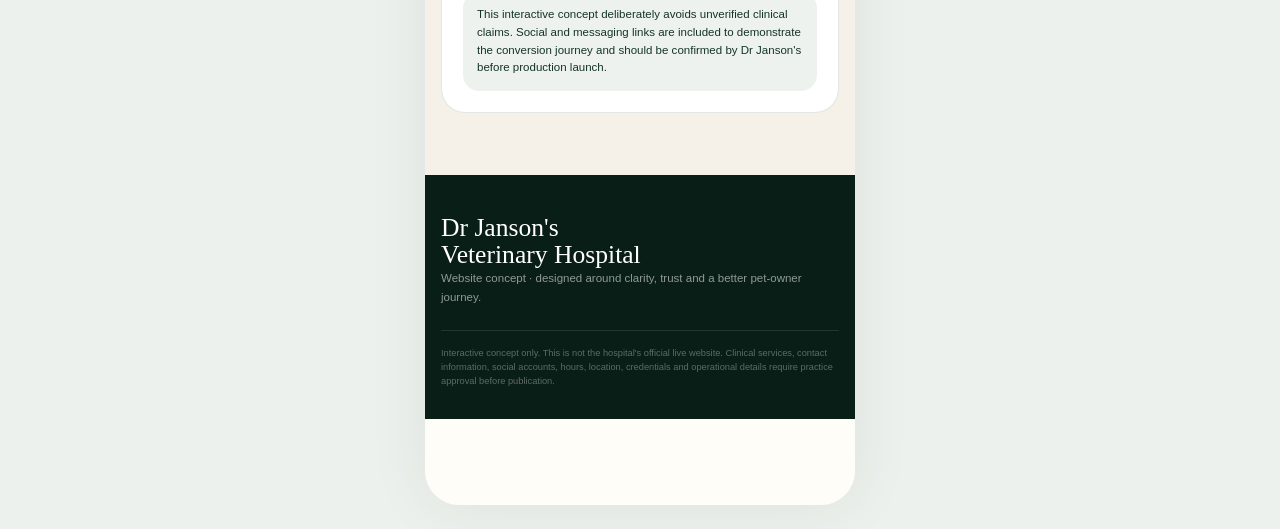
<file: interactive.html>
<!doctype html>
<html lang="en">
<head>
<meta charset="utf-8">
<meta name="viewport" content="width=device-width, initial-scale=1, viewport-fit=cover">
<meta name="theme-color" content="#143427">
<title>Dr Janson's Veterinary Hospital — Website Concept</title>
<meta name="description" content="A mobile-first website concept for Dr Janson's Veterinary Hospital.">
<style>
:root{--forest:#143427;--deep:#0a2419;--sage:#cad7ce;--cream:#f6f1e8;--paper:#fffdf8;--ink:#172019;--muted:#6d756f;--gold:#c3a773;--line:rgba(20,52,39,.12)}
*{box-sizing:border-box}html{scroll-behavior:smooth}body{margin:0;background:#edf1ed;color:var(--ink);font-family:Inter,-apple-system,BlinkMacSystemFont,"Segoe UI",sans-serif;-webkit-font-smoothing:antialiased}a{text-decoration:none;color:inherit}.phone{width:100%;max-width:430px;margin:auto;background:var(--paper);min-height:100vh;box-shadow:0 0 60px rgba(20,52,39,.08);overflow:hidden;padding-bottom:86px}.top{position:sticky;top:0;z-index:50;height:66px;padding:0 14px;display:flex;align-items:center;justify-content:space-between;background:rgba(255,253,248,.95);backdrop-filter:blur(16px);border-bottom:1px solid var(--line)}.brand{display:flex;gap:10px;align-items:center}.mark{width:38px;height:38px;border-radius:50%;display:grid;place-items:center;background:var(--forest);color:white}.brand strong{display:block;font-family:Georgia,serif;font-size:.96rem;line-height:1}.brand small{display:block;margin-top:4px;font-size:.52rem;letter-spacing:.15em;text-transform:uppercase;color:var(--muted)}.menu{width:38px;height:38px;border-radius:50%;border:1px solid var(--line);display:grid;place-items:center;background:white}.hero{padding:16px 14px 28px}.hero-card{min-height:600px;border-radius:30px;padding:24px 22px;position:relative;overflow:hidden;color:white;background:radial-gradient(circle at 76% 17%,rgba(255,255,255,.16),transparent 27%),radial-gradient(circle at 28% 82%,rgba(203,216,206,.14),transparent 30%),linear-gradient(155deg,#2a5c44,#143b2b 55%,#0a2419)}.eyebrow,.kicker{font-size:.63rem;letter-spacing:.17em;text-transform:uppercase;font-weight:850}.eyebrow{color:var(--sage)}.kicker{color:var(--forest);margin-bottom:10px}h1,h2,h3,p{margin-top:0}h1,h2{font-family:Georgia,"Times New Roman",serif}h1{font-size:3.45rem;line-height:.88;letter-spacing:-.055em;margin:16px 0 18px}h2{font-size:2.55rem;line-height:.95;letter-spacing:-.045em;margin-bottom:15px}p{line-height:1.65;color:var(--muted)}.hero p{font-size:.93rem;color:rgba(255,255,255,.72);max-width:320px}.actions{display:grid;gap:9px;margin-top:21px}.btn{min-height:52px;border-radius:999px;display:flex;align-items:center;justify-content:center;padding:0 18px;font-weight:850;font-size:.88rem;border:1px solid transparent}.btn-cream{background:var(--cream);color:var(--forest)}.btn-ghost{border-color:rgba(255,255,255,.22);background:rgba(255,255,255,.05);color:white}.hero-art{position:absolute;left:7px;right:7px;bottom:59px;height:205px;opacity:.92}.hero-art svg{width:100%;height:100%}.hero-footer{position:absolute;left:22px;right:22px;bottom:20px;font-size:.65rem;color:rgba(255,255,255,.55)}.quick{display:flex;gap:8px;overflow-x:auto;padding:0 14px 8px;scrollbar-width:none}.quick::-webkit-scrollbar{display:none}.pill{flex:0 0 auto;border:1px solid var(--line);background:white;color:var(--forest);font-size:.69rem;font-weight:800;border-radius:999px;padding:10px 12px}section{padding:62px 16px}.lead{font-size:.92rem;margin-bottom:0}.cards{display:grid;gap:11px;margin-top:27px}.card{border:1px solid var(--line);background:white;border-radius:22px;padding:20px;min-height:165px;position:relative}.icon{width:41px;height:41px;border-radius:13px;background:var(--cream);display:grid;place-items:center;color:var(--forest);margin-bottom:20px}.card h3{font-size:1rem;margin-bottom:7px}.card p{font-size:.8rem;margin-bottom:0}.dark{background:var(--deep);color:white}.dark .kicker{color:var(--sage)}.dark p{color:rgba(255,255,255,.64)}.truth-card{margin-top:25px;border:1px solid rgba(255,255,255,.13);border-radius:24px;padding:22px;background:rgba(255,255,255,.04)}.truth-card strong{font-family:Georgia,serif;font-size:1.55rem;line-height:1.1;display:block}.truth-card p{font-size:.81rem;margin:10px 0 0}.checklist{display:grid;gap:8px;margin-top:16px}.checklist div{border:1px solid rgba(255,255,255,.12);border-radius:14px;padding:12px 13px;font-size:.76rem;color:rgba(255,255,255,.8)}.story-visual{min-height:400px;border-radius:27px;margin-top:24px;position:relative;overflow:hidden;background:linear-gradient(145deg,#dbe2dc,#93aa9c)}.story-visual svg{position:absolute;inset:17px 12px 0;width:calc(100% - 24px);height:calc(100% - 17px);opacity:.58}.quote{font-family:Georgia,serif;font-size:2.16rem;line-height:1.04;color:var(--forest);margin:22px 0 14px}.resource{background:var(--cream);border-radius:24px;padding:24px}.resource h3{font-family:Georgia,serif;font-size:2rem;line-height:1.05;color:var(--forest);margin-bottom:12px}.grid4{display:grid;grid-template-columns:1fr 1fr;gap:9px;margin-top:12px}.tile{min-height:130px;border-radius:18px;padding:13px;display:flex;align-items:flex-end;color:white;font-size:.66rem;font-weight:850}.g1{background:linear-gradient(135deg,#709080,#264c38)}.g2{background:linear-gradient(135deg,#b7ac97,#747b71)}.g3{background:linear-gradient(135deg,#53695d,#162f24)}.g4{background:linear-gradient(135deg,#8da295,#46634f)}.final{background:var(--cream)}.contact{background:white;border:1px solid var(--line);border-radius:24px;padding:21px;margin-top:24px}.row{padding:13px 0;border-bottom:1px solid var(--line)}.row:last-child{border-bottom:0}.row strong{display:block;font-size:.76rem;color:var(--forest)}.row span{display:block;margin-top:4px;color:var(--muted);font-size:.78rem;line-height:1.5}.notice{margin-top:16px;border-radius:16px;background:#eef2ee;padding:14px;color:var(--forest);font-size:.72rem;line-height:1.55}footer{background:#091e16;color:white;padding:40px 16px 30px}.footer-name{font-family:Georgia,serif;font-size:1.6rem;line-height:1.05}footer p{color:rgba(255,255,255,.55);font-size:.72rem}.note{margin-top:23px;padding-top:16px;border-top:1px solid rgba(255,255,255,.1);font-size:.58rem;color:rgba(255,255,255,.34);line-height:1.5}.social-actions{display:grid;gap:9px;margin-top:16px}.social-btn{min-height:52px;border-radius:999px;display:flex;align-items:center;justify-content:center;padding:0 18px;font-weight:850;font-size:.86rem;background:var(--forest);color:white}.social-btn.alt{background:white;color:var(--forest);border:1px solid var(--line)}.sticky{position:fixed;left:50%;transform:translateX(-50%);bottom:max(12px,env(safe-area-inset-bottom));z-index:100;width:calc(100% - 24px);max-width:406px;min-height:58px;display:flex;align-items:center;justify-content:center;background:var(--forest);color:white;border-radius:999px;font-weight:900;box-shadow:0 18px 42px rgba(20,52,39,.3)}.reveal{opacity:0;transform:translateY(16px);transition:.55s ease}.reveal.show{opacity:1;transform:none}@media(min-width:431px){body{padding:24px 0}.phone{border-radius:34px;min-height:calc(100vh - 48px)}}
</style>
</head>
<body>
<div class="phone">
<header class="top"><a class="brand" href="#top"><span class="mark"><svg width="22" height="22" viewBox="0 0 24 24" fill="none"><circle cx="12" cy="12" r="9" stroke="currentColor"/><path d="M12 5v14M5 12h14" stroke="currentColor" stroke-width="1.5"/></svg></span><span><strong>Dr Janson's</strong><small>Veterinary Hospital</small></span></a><a class="menu" href="#experience">☰</a></header>
<main id="top">
<div class="hero"><div class="hero-card reveal"><div class="eyebrow">Website concept · Johannesburg South</div><h1>Veterinary care.<br>Clear communication.</h1><p>A proposed conversion-focused mobile experience for Dr Janson's Veterinary Hospital — designed to build trust quickly and make the next step, including WhatsApp contact, simple for pet owners.</p><div class="actions"><a class="btn btn-cream" target="_blank" href="https://wa.me/27780347684?text=Hi%20Dr%20Janson%27s%20Veterinary%20Hospital.%20I%27d%20like%20to%20book%20an%20appointment%20for%20my%20pet.">Test WhatsApp booking ↗</a><a class="btn btn-ghost" target="_blank" href="https://www.instagram.com/dr_jansons_veterinary_hospital/">Visit Instagram ↗</a></div><div class="hero-art"><svg viewBox="0 0 390 220" fill="none" aria-hidden="true"><path d="M53 177c14-61 52-97 102-98 52-1 88 28 108 85 14 40 40 55 71 53" stroke="#E5EEE7" stroke-width="2.2" stroke-linecap="round"/><path d="M146 80c-10-37-2-72 23-94 4 29 18 49 44 60 23 10 40 26 52 50" stroke="#E5EEE7" stroke-width="2.2" stroke-linecap="round"/><path d="M125 88c-27-12-50-8-70 10 17 15 32 34 44 53" stroke="#E5EEE7" stroke-width="2.2" stroke-linecap="round"/><circle cx="216" cy="81" r="3.2" fill="#E5EEE7"/><path d="M251 158c1-47 27-81 66-82 22 0 42 12 56 31" stroke="#C6D6CB" stroke-width="2" stroke-linecap="round"/><path d="M304 76c-9-25-8-49 5-69 11 17 27 28 46 33 13 3 25 9 35 18" stroke="#C6D6CB" stroke-width="2" stroke-linecap="round"/><circle cx="337" cy="84" r="2.7" fill="#C6D6CB"/><circle cx="306" cy="38" r="28" stroke="#C3A773" stroke-width="1.3"/><path d="M306 23v30M291 38h30" stroke="#C3A773" stroke-width="1.8"/></svg></div><div class="hero-footer">Concept direction · final practice information subject to approval</div></div></div>
<div class="quick"><div class="pill">WhatsApp conversion</div><div class="pill">Instagram integration</div><div class="pill">Clear appointment journey</div><div class="pill">Pet-owner education</div></div>
<section id="experience"><div class="kicker">A stronger digital front door</div><h2>The information pet owners need — without the friction.</h2><p class="lead">The website can become one reliable place for approved services, contact details, consultation hours, directions and useful guidance.</p><div class="cards"><article class="card reveal"><div class="icon">✦</div><h3>Care & services</h3><p>A clear, practice-approved overview of what the hospital actually offers — written in language pet owners understand.</p></article><article class="card reveal"><div class="icon">↗</div><h3>Appointments</h3><p>A simple path from “I need a vet” to the hospital's preferred booking or contact method.</p></article><article class="card reveal"><div class="icon">◌</div><h3>Team & experience</h3><p>An authentic introduction to Dr Janson and the team, using credentials and biographies approved directly by the practice.</p></article><article class="card reveal"><div class="icon">⌖</div><h3>Visit information</h3><p>One definitive source for the practice's confirmed location, opening hours, contact details and directions.</p></article></div></section>
<section class="dark" id="trust"><div class="kicker">Credibility before claims</div><h2>A veterinary website should never guess.</h2><p>Trust matters more than flashy copy. Before launch, every clinical service, credential, facility claim, phone number, location and operating hour should be confirmed by the hospital itself.</p><div class="truth-card reveal"><strong>Modern design. Verified information.</strong><p>The concept can feel premium without inventing equipment, procedures or capabilities that have not been approved.</p></div><div class="checklist"><div>✓ Practice-approved service list</div><div>✓ Confirmed contact & appointment process</div><div>✓ Verified hours and location</div><div>✓ Approved team biographies and credentials</div></div></section>
<section><div class="kicker">Built around the people behind the practice</div><h2>A veterinary brand should feel expert and human.</h2><p class="lead">A strong Dr Janson's website can make the veterinary team's experience visible while keeping the tone calm, clear and personal.</p><div class="story-visual reveal"><svg viewBox="0 0 360 440" fill="none" aria-hidden="true"><circle cx="170" cy="110" r="52" stroke="#173B2B" stroke-width="2"/><path d="M123 110c0-49 23-80 48-80 31 0 52 31 51 80" stroke="#173B2B" stroke-width="2"/><path d="M91 373c6-99 44-161 112-161 69 0 107 62 115 161" stroke="#173B2B" stroke-width="2"/><path d="M125 217c-48 18-80 57-93 112M207 216c50 21 78 61 87 113" stroke="#173B2B" stroke-width="2"/><path d="M140 150c14 17 46 19 62 0" stroke="#173B2B" stroke-width="2"/><path d="M198 300c27-33 59-39 88-19 17 12 25 32 22 57-5 31-27 51-64 60" stroke="#173B2B" stroke-width="2"/><circle cx="263" cy="293" r="2.7" fill="#173B2B"/></svg></div><div class="quote">Clinical confidence. Human care.</div><p class="lead">That combination is the brand opportunity: professional enough to inspire confidence, personal enough to build trust.</p></section>
<section><div class="resource reveal"><div class="kicker">Connected customer journey</div><h3>From interest to action.</h3><p>This version demonstrates how the website can connect directly into the practice's social and messaging channels so pet owners do not have to search for the next step.</p><div class="social-actions"><a class="social-btn" target="_blank" href="https://wa.me/27780347684?text=Hi%20Dr%20Janson%27s%20Veterinary%20Hospital.%20I%27d%20like%20to%20book%20an%20appointment%20for%20my%20pet.">Open WhatsApp ↗</a><a class="social-btn alt" target="_blank" href="https://www.instagram.com/dr_jansons_veterinary_hospital/">Open Instagram ↗</a></div></div><div class="grid4"><div class="tile g1">New pet guidance</div><div class="tile g2">Preparing for a visit</div><div class="tile g3">Pet health education</div><div class="tile g4">Practice updates</div></div></section>
<section class="final"><div class="kicker">Ready for the real practice details</div><h2>One source of truth.</h2><p class="lead">Once Dr Janson's approves the factual content, this structure can become the hospital's clear, authoritative digital home.</p><div class="contact reveal"><div class="row"><strong>Services</strong><span>To be confirmed directly with the practice</span></div><div class="row"><strong>Contact & booking</strong><span>Interactive WhatsApp journey demonstrated in this concept; final number and workflow remain subject to practice approval.</span></div><div class="row"><strong>Hours</strong><span>Confirmed consultation and operating hours to be supplied</span></div><div class="row"><strong>Location</strong><span>Exact practice address and directions to be verified</span></div><div class="notice">This interactive concept deliberately avoids unverified clinical claims. Social and messaging links are included to demonstrate the conversion journey and should be confirmed by Dr Janson's before production launch.</div></div></section>
</main>
<footer><div class="footer-name">Dr Janson's<br>Veterinary Hospital</div><p>Website concept · designed around clarity, trust and a better pet-owner journey.</p><div class="note">Interactive concept only. This is not the hospital's official live website. Clinical services, contact information, social accounts, hours, location, credentials and operational details require practice approval before publication.</div></footer>
</div>
<a class="sticky" target="_blank" href="https://wa.me/27780347684?text=Hi%20Dr%20Janson%27s%20Veterinary%20Hospital.%20I%27d%20like%20to%20book%20an%20appointment%20for%20my%20pet.">Test WhatsApp booking ↗</a>
<script>const io=new IntersectionObserver((entries)=>entries.forEach(e=>{if(e.isIntersecting)e.target.classList.add('show')}),{threshold:.1});document.querySelectorAll('.reveal').forEach(el=>io.observe(el));</script>
</body>
</html>
</file>
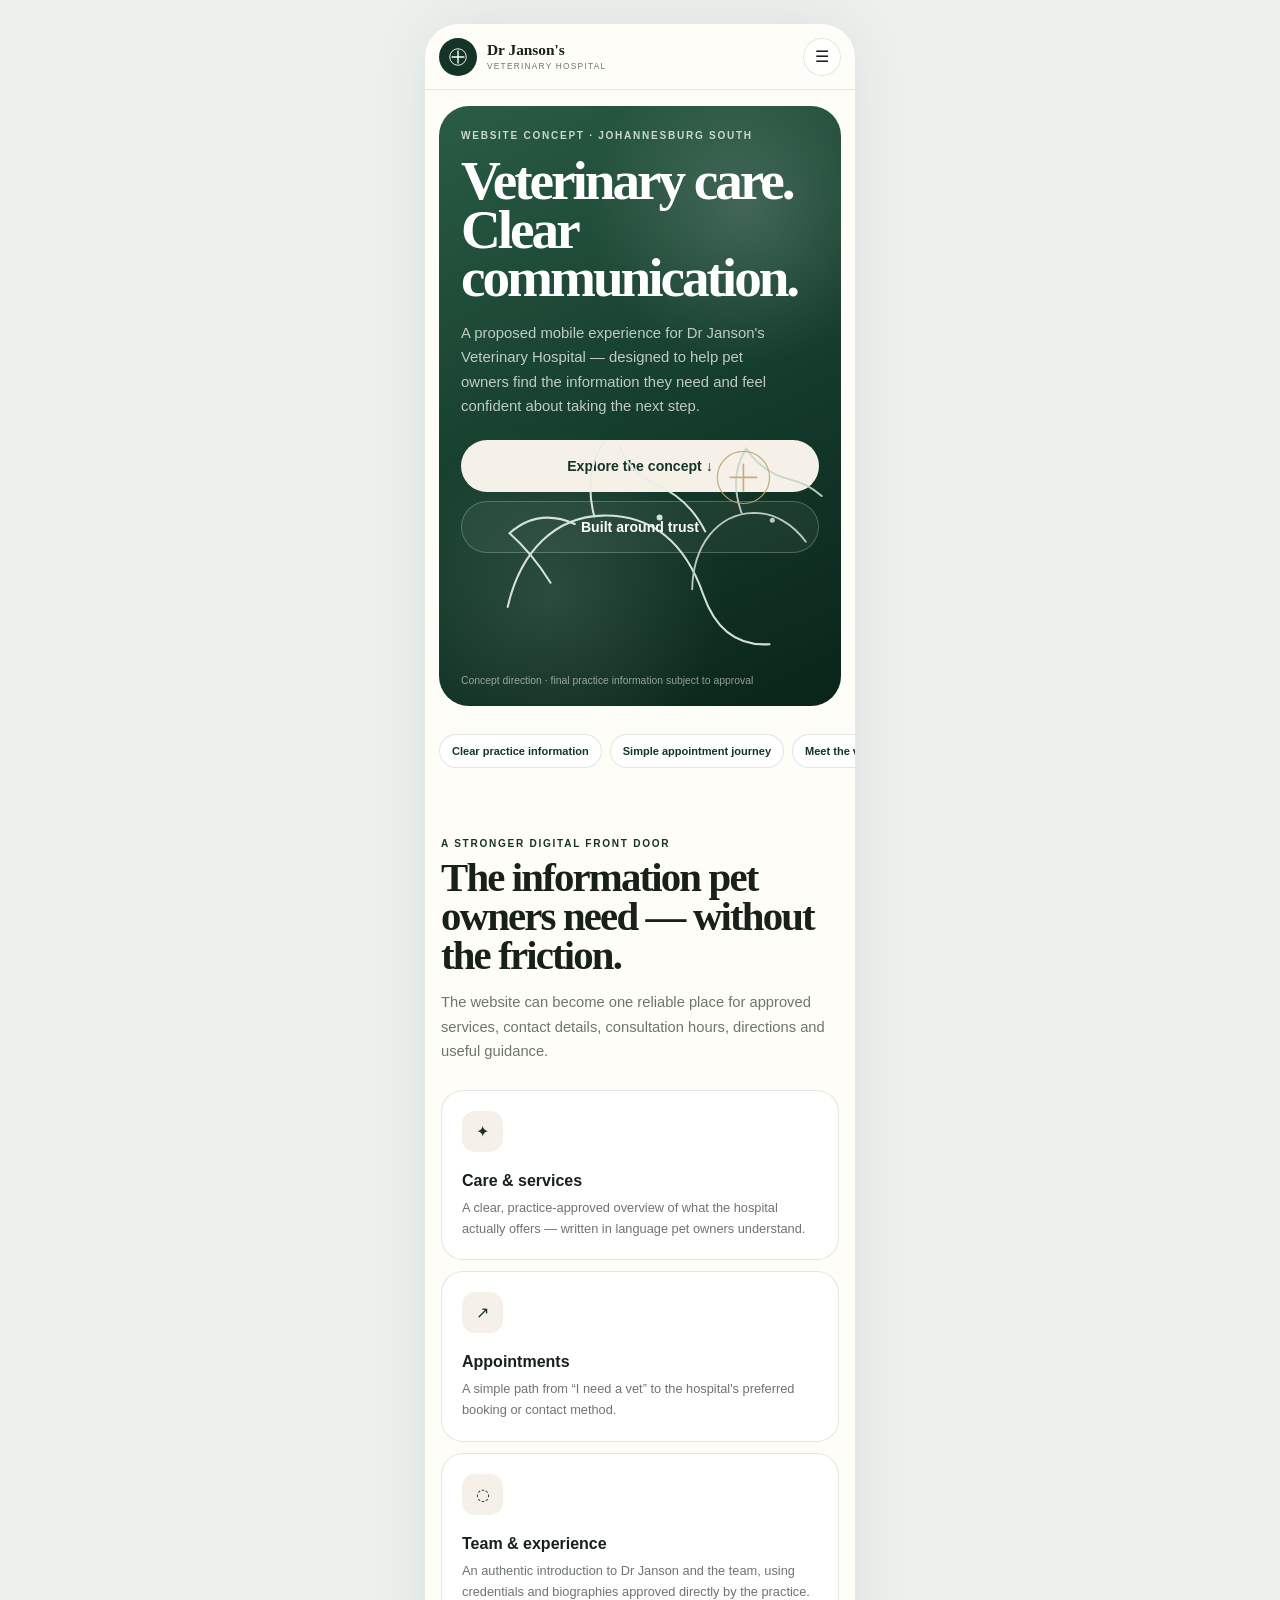
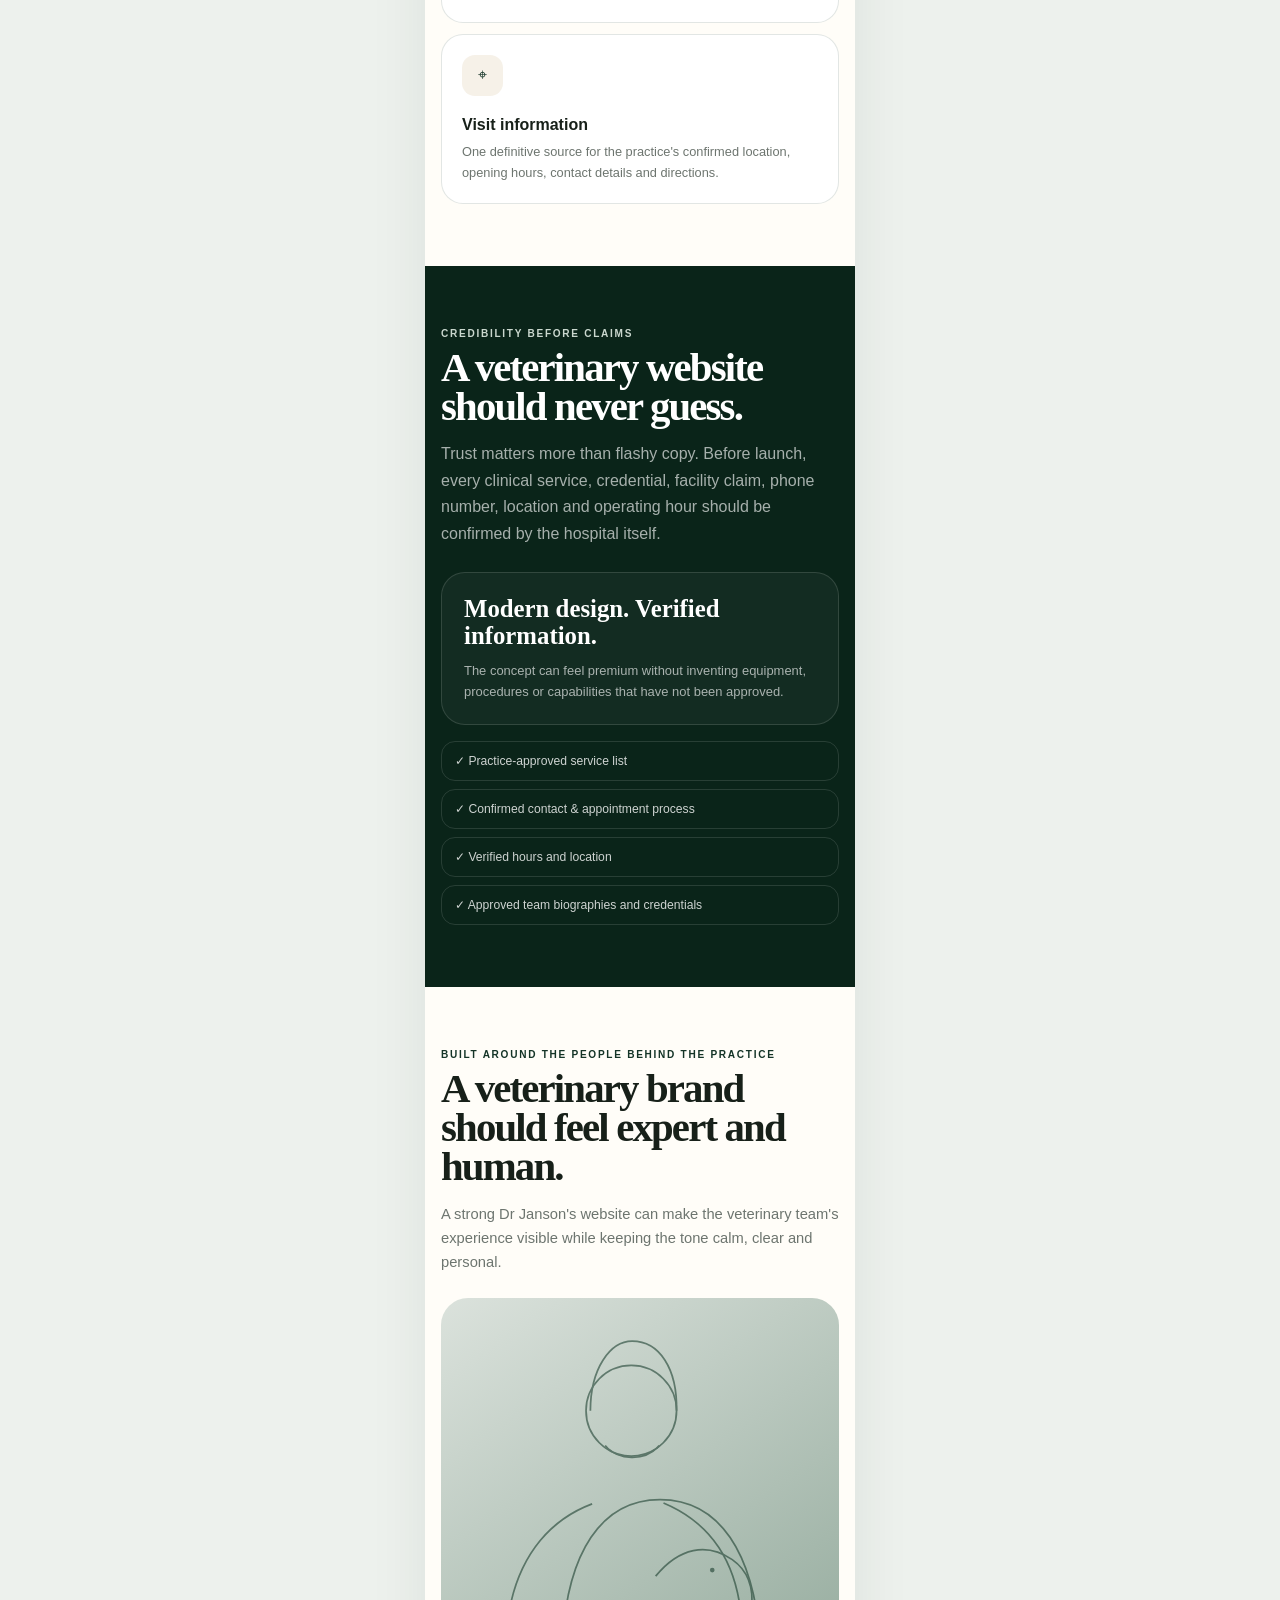
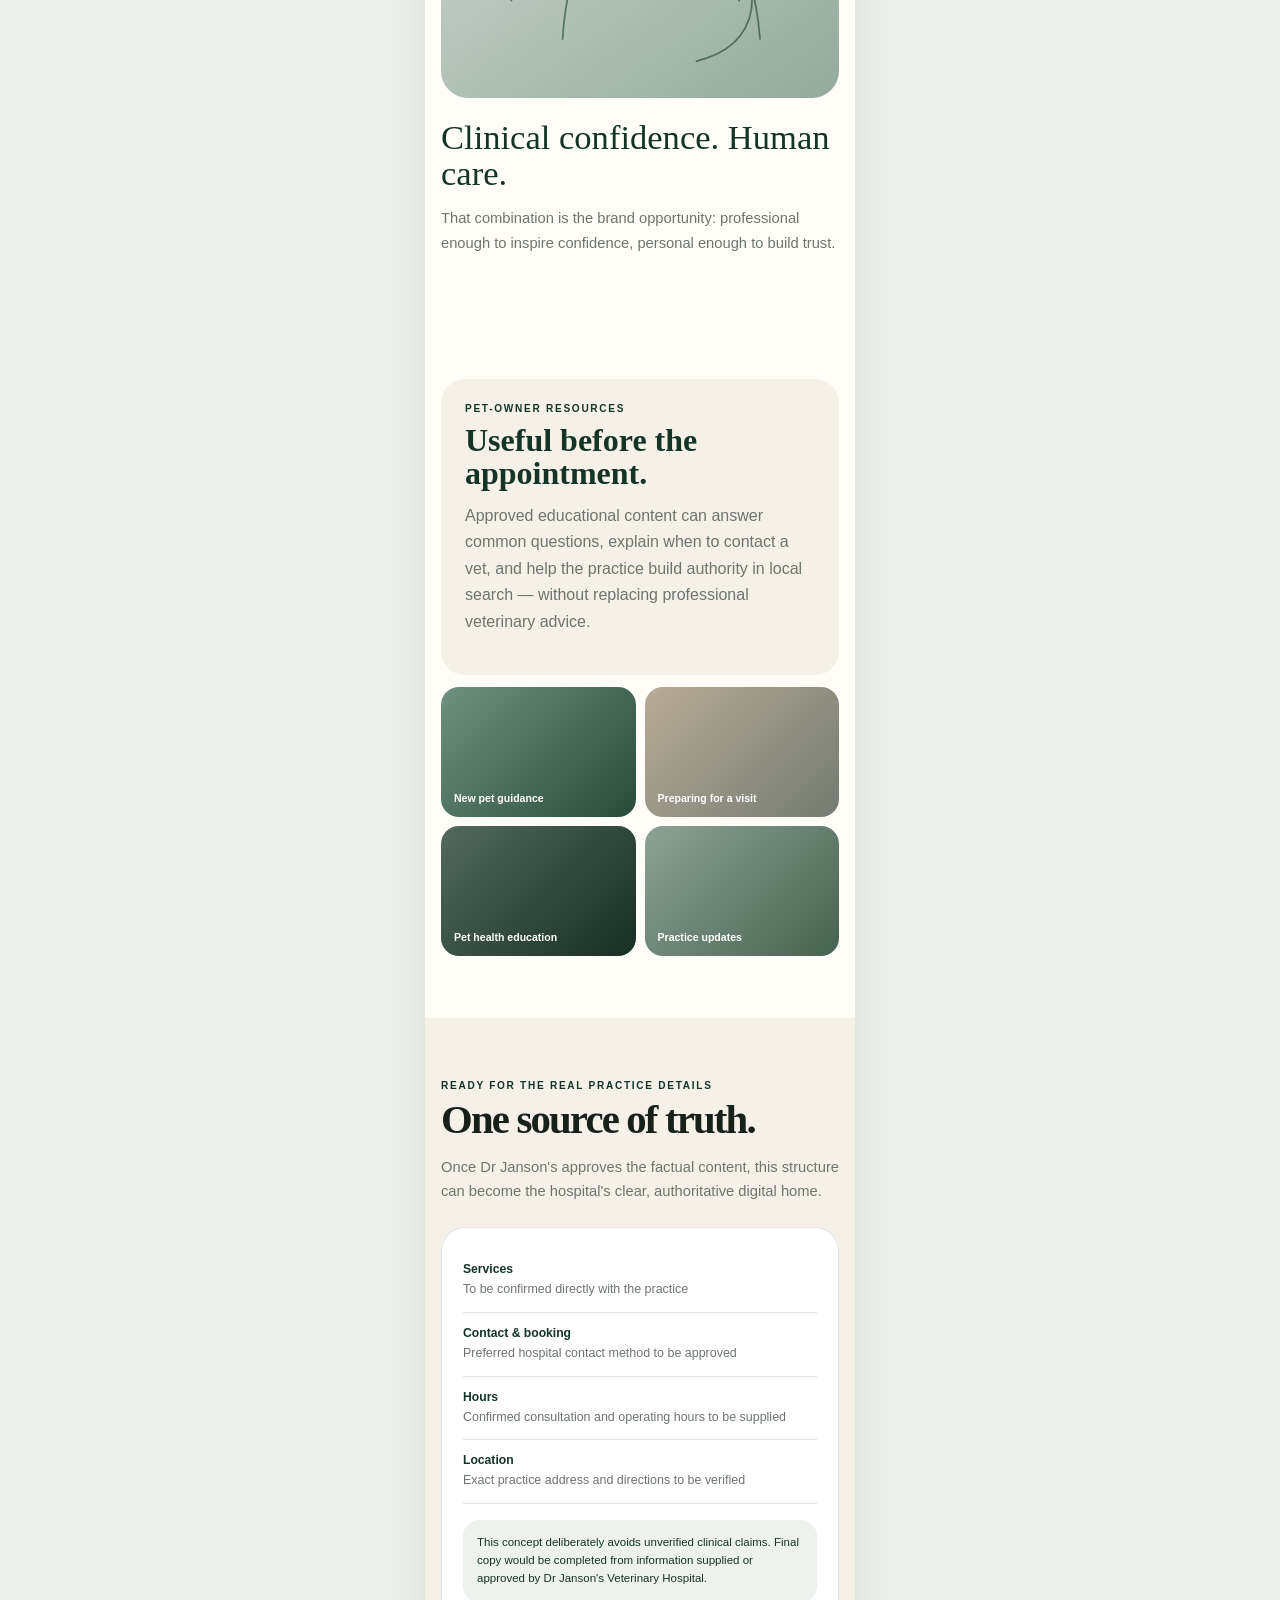
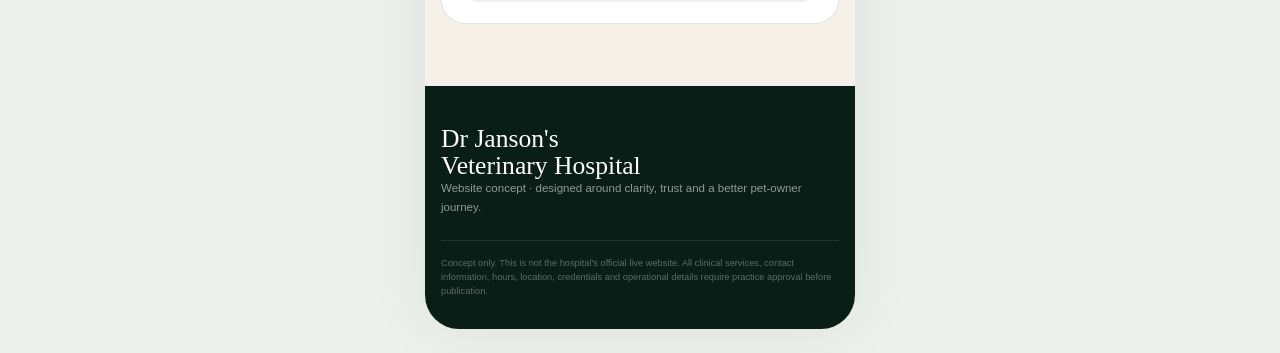
<file: truthful.html>
<!doctype html>
<html lang="en">
<head>
<meta charset="utf-8">
<meta name="viewport" content="width=device-width, initial-scale=1, viewport-fit=cover">
<meta name="theme-color" content="#143427">
<title>Dr Janson's Veterinary Hospital — Website Concept</title>
<meta name="description" content="A mobile-first website concept for Dr Janson's Veterinary Hospital.">
<style>
:root{--forest:#143427;--deep:#0a2419;--sage:#cad7ce;--cream:#f6f1e8;--paper:#fffdf8;--ink:#172019;--muted:#6d756f;--gold:#c3a773;--line:rgba(20,52,39,.12)}
*{box-sizing:border-box}html{scroll-behavior:smooth}body{margin:0;background:#edf1ed;color:var(--ink);font-family:Inter,-apple-system,BlinkMacSystemFont,"Segoe UI",sans-serif;-webkit-font-smoothing:antialiased}a{text-decoration:none;color:inherit}.phone{width:100%;max-width:430px;margin:auto;background:var(--paper);min-height:100vh;box-shadow:0 0 60px rgba(20,52,39,.08);overflow:hidden}.top{position:sticky;top:0;z-index:50;height:66px;padding:0 14px;display:flex;align-items:center;justify-content:space-between;background:rgba(255,253,248,.95);backdrop-filter:blur(16px);border-bottom:1px solid var(--line)}.brand{display:flex;gap:10px;align-items:center}.mark{width:38px;height:38px;border-radius:50%;display:grid;place-items:center;background:var(--forest);color:white}.brand strong{display:block;font-family:Georgia,serif;font-size:.96rem;line-height:1}.brand small{display:block;margin-top:4px;font-size:.52rem;letter-spacing:.15em;text-transform:uppercase;color:var(--muted)}.menu{width:38px;height:38px;border-radius:50%;border:1px solid var(--line);display:grid;place-items:center;background:white}.hero{padding:16px 14px 28px}.hero-card{min-height:600px;border-radius:30px;padding:24px 22px;position:relative;overflow:hidden;color:white;background:radial-gradient(circle at 76% 17%,rgba(255,255,255,.16),transparent 27%),radial-gradient(circle at 28% 82%,rgba(203,216,206,.14),transparent 30%),linear-gradient(155deg,#2a5c44,#143b2b 55%,#0a2419)}.eyebrow,.kicker{font-size:.63rem;letter-spacing:.17em;text-transform:uppercase;font-weight:850}.eyebrow{color:var(--sage)}.kicker{color:var(--forest);margin-bottom:10px}h1,h2,h3,p{margin-top:0}h1,h2{font-family:Georgia,"Times New Roman",serif}h1{font-size:3.45rem;line-height:.88;letter-spacing:-.055em;margin:16px 0 18px}h2{font-size:2.55rem;line-height:.95;letter-spacing:-.045em;margin-bottom:15px}p{line-height:1.65;color:var(--muted)}.hero p{font-size:.93rem;color:rgba(255,255,255,.72);max-width:320px}.actions{display:grid;gap:9px;margin-top:21px}.btn{min-height:52px;border-radius:999px;display:flex;align-items:center;justify-content:center;padding:0 18px;font-weight:850;font-size:.88rem;border:1px solid transparent}.btn-cream{background:var(--cream);color:var(--forest)}.btn-ghost{border-color:rgba(255,255,255,.22);background:rgba(255,255,255,.05);color:white}.hero-art{position:absolute;left:7px;right:7px;bottom:59px;height:205px;opacity:.92}.hero-art svg{width:100%;height:100%}.hero-footer{position:absolute;left:22px;right:22px;bottom:20px;font-size:.65rem;color:rgba(255,255,255,.55)}.quick{display:flex;gap:8px;overflow-x:auto;padding:0 14px 8px;scrollbar-width:none}.quick::-webkit-scrollbar{display:none}.pill{flex:0 0 auto;border:1px solid var(--line);background:white;color:var(--forest);font-size:.69rem;font-weight:800;border-radius:999px;padding:10px 12px}section{padding:62px 16px}.lead{font-size:.92rem;margin-bottom:0}.cards{display:grid;gap:11px;margin-top:27px}.card{border:1px solid var(--line);background:white;border-radius:22px;padding:20px;min-height:165px;position:relative}.icon{width:41px;height:41px;border-radius:13px;background:var(--cream);display:grid;place-items:center;color:var(--forest);margin-bottom:20px}.card h3{font-size:1rem;margin-bottom:7px}.card p{font-size:.8rem;margin-bottom:0}.dark{background:var(--deep);color:white}.dark .kicker{color:var(--sage)}.dark p{color:rgba(255,255,255,.64)}.truth-card{margin-top:25px;border:1px solid rgba(255,255,255,.13);border-radius:24px;padding:22px;background:rgba(255,255,255,.04)}.truth-card strong{font-family:Georgia,serif;font-size:1.55rem;line-height:1.1;display:block}.truth-card p{font-size:.81rem;margin:10px 0 0}.checklist{display:grid;gap:8px;margin-top:16px}.checklist div{border:1px solid rgba(255,255,255,.12);border-radius:14px;padding:12px 13px;font-size:.76rem;color:rgba(255,255,255,.8)}.story-visual{min-height:400px;border-radius:27px;margin-top:24px;position:relative;overflow:hidden;background:linear-gradient(145deg,#dbe2dc,#93aa9c)}.story-visual svg{position:absolute;inset:17px 12px 0;width:calc(100% - 24px);height:calc(100% - 17px);opacity:.58}.quote{font-family:Georgia,serif;font-size:2.16rem;line-height:1.04;color:var(--forest);margin:22px 0 14px}.resource{background:var(--cream);border-radius:24px;padding:24px}.resource h3{font-family:Georgia,serif;font-size:2rem;line-height:1.05;color:var(--forest);margin-bottom:12px}.grid4{display:grid;grid-template-columns:1fr 1fr;gap:9px;margin-top:12px}.tile{min-height:130px;border-radius:18px;padding:13px;display:flex;align-items:flex-end;color:white;font-size:.66rem;font-weight:850}.g1{background:linear-gradient(135deg,#709080,#264c38)}.g2{background:linear-gradient(135deg,#b7ac97,#747b71)}.g3{background:linear-gradient(135deg,#53695d,#162f24)}.g4{background:linear-gradient(135deg,#8da295,#46634f)}.final{background:var(--cream)}.contact{background:white;border:1px solid var(--line);border-radius:24px;padding:21px;margin-top:24px}.row{padding:13px 0;border-bottom:1px solid var(--line)}.row:last-child{border-bottom:0}.row strong{display:block;font-size:.76rem;color:var(--forest)}.row span{display:block;margin-top:4px;color:var(--muted);font-size:.78rem;line-height:1.5}.notice{margin-top:16px;border-radius:16px;background:#eef2ee;padding:14px;color:var(--forest);font-size:.72rem;line-height:1.55}footer{background:#091e16;color:white;padding:40px 16px 30px}.footer-name{font-family:Georgia,serif;font-size:1.6rem;line-height:1.05}footer p{color:rgba(255,255,255,.55);font-size:.72rem}.note{margin-top:23px;padding-top:16px;border-top:1px solid rgba(255,255,255,.1);font-size:.58rem;color:rgba(255,255,255,.34);line-height:1.5}.reveal{opacity:0;transform:translateY(16px);transition:.55s ease}.reveal.show{opacity:1;transform:none}@media(min-width:431px){body{padding:24px 0}.phone{border-radius:34px;min-height:calc(100vh - 48px)}}
</style>
</head>
<body>
<div class="phone">
<header class="top"><a class="brand" href="#top"><span class="mark"><svg width="22" height="22" viewBox="0 0 24 24" fill="none"><circle cx="12" cy="12" r="9" stroke="currentColor"/><path d="M12 5v14M5 12h14" stroke="currentColor" stroke-width="1.5"/></svg></span><span><strong>Dr Janson's</strong><small>Veterinary Hospital</small></span></a><a class="menu" href="#experience">☰</a></header>
<main id="top">
<div class="hero"><div class="hero-card reveal"><div class="eyebrow">Website concept · Johannesburg South</div><h1>Veterinary care.<br>Clear communication.</h1><p>A proposed mobile experience for Dr Janson's Veterinary Hospital — designed to help pet owners find the information they need and feel confident about taking the next step.</p><div class="actions"><a class="btn btn-cream" href="#experience">Explore the concept ↓</a><a class="btn btn-ghost" href="#trust">Built around trust</a></div><div class="hero-art"><svg viewBox="0 0 390 220" fill="none" aria-hidden="true"><path d="M53 177c14-61 52-97 102-98 52-1 88 28 108 85 14 40 40 55 71 53" stroke="#E5EEE7" stroke-width="2.2" stroke-linecap="round"/><path d="M146 80c-10-37-2-72 23-94 4 29 18 49 44 60 23 10 40 26 52 50" stroke="#E5EEE7" stroke-width="2.2" stroke-linecap="round"/><path d="M125 88c-27-12-50-8-70 10 17 15 32 34 44 53" stroke="#E5EEE7" stroke-width="2.2" stroke-linecap="round"/><circle cx="216" cy="81" r="3.2" fill="#E5EEE7"/><path d="M251 158c1-47 27-81 66-82 22 0 42 12 56 31" stroke="#C6D6CB" stroke-width="2" stroke-linecap="round"/><path d="M304 76c-9-25-8-49 5-69 11 17 27 28 46 33 13 3 25 9 35 18" stroke="#C6D6CB" stroke-width="2" stroke-linecap="round"/><circle cx="337" cy="84" r="2.7" fill="#C6D6CB"/><circle cx="306" cy="38" r="28" stroke="#C3A773" stroke-width="1.3"/><path d="M306 23v30M291 38h30" stroke="#C3A773" stroke-width="1.8"/></svg></div><div class="hero-footer">Concept direction · final practice information subject to approval</div></div></div>
<div class="quick"><div class="pill">Clear practice information</div><div class="pill">Simple appointment journey</div><div class="pill">Meet the veterinary team</div><div class="pill">Pet-owner education</div></div>
<section id="experience"><div class="kicker">A stronger digital front door</div><h2>The information pet owners need — without the friction.</h2><p class="lead">The website can become one reliable place for approved services, contact details, consultation hours, directions and useful guidance.</p><div class="cards"><article class="card reveal"><div class="icon">✦</div><h3>Care & services</h3><p>A clear, practice-approved overview of what the hospital actually offers — written in language pet owners understand.</p></article><article class="card reveal"><div class="icon">↗</div><h3>Appointments</h3><p>A simple path from “I need a vet” to the hospital's preferred booking or contact method.</p></article><article class="card reveal"><div class="icon">◌</div><h3>Team & experience</h3><p>An authentic introduction to Dr Janson and the team, using credentials and biographies approved directly by the practice.</p></article><article class="card reveal"><div class="icon">⌖</div><h3>Visit information</h3><p>One definitive source for the practice's confirmed location, opening hours, contact details and directions.</p></article></div></section>
<section class="dark" id="trust"><div class="kicker">Credibility before claims</div><h2>A veterinary website should never guess.</h2><p>Trust matters more than flashy copy. Before launch, every clinical service, credential, facility claim, phone number, location and operating hour should be confirmed by the hospital itself.</p><div class="truth-card reveal"><strong>Modern design. Verified information.</strong><p>The concept can feel premium without inventing equipment, procedures or capabilities that have not been approved.</p></div><div class="checklist"><div>✓ Practice-approved service list</div><div>✓ Confirmed contact & appointment process</div><div>✓ Verified hours and location</div><div>✓ Approved team biographies and credentials</div></div></section>
<section><div class="kicker">Built around the people behind the practice</div><h2>A veterinary brand should feel expert and human.</h2><p class="lead">A strong Dr Janson's website can make the veterinary team's experience visible while keeping the tone calm, clear and personal.</p><div class="story-visual reveal"><svg viewBox="0 0 360 440" fill="none" aria-hidden="true"><circle cx="170" cy="110" r="52" stroke="#173B2B" stroke-width="2"/><path d="M123 110c0-49 23-80 48-80 31 0 52 31 51 80" stroke="#173B2B" stroke-width="2"/><path d="M91 373c6-99 44-161 112-161 69 0 107 62 115 161" stroke="#173B2B" stroke-width="2"/><path d="M125 217c-48 18-80 57-93 112M207 216c50 21 78 61 87 113" stroke="#173B2B" stroke-width="2"/><path d="M140 150c14 17 46 19 62 0" stroke="#173B2B" stroke-width="2"/><path d="M198 300c27-33 59-39 88-19 17 12 25 32 22 57-5 31-27 51-64 60" stroke="#173B2B" stroke-width="2"/><circle cx="263" cy="293" r="2.7" fill="#173B2B"/></svg></div><div class="quote">Clinical confidence. Human care.</div><p class="lead">That combination is the brand opportunity: professional enough to inspire confidence, personal enough to build trust.</p></section>
<section><div class="resource reveal"><div class="kicker">Pet-owner resources</div><h3>Useful before the appointment.</h3><p>Approved educational content can answer common questions, explain when to contact a vet, and help the practice build authority in local search — without replacing professional veterinary advice.</p></div><div class="grid4"><div class="tile g1">New pet guidance</div><div class="tile g2">Preparing for a visit</div><div class="tile g3">Pet health education</div><div class="tile g4">Practice updates</div></div></section>
<section class="final"><div class="kicker">Ready for the real practice details</div><h2>One source of truth.</h2><p class="lead">Once Dr Janson's approves the factual content, this structure can become the hospital's clear, authoritative digital home.</p><div class="contact reveal"><div class="row"><strong>Services</strong><span>To be confirmed directly with the practice</span></div><div class="row"><strong>Contact & booking</strong><span>Preferred hospital contact method to be approved</span></div><div class="row"><strong>Hours</strong><span>Confirmed consultation and operating hours to be supplied</span></div><div class="row"><strong>Location</strong><span>Exact practice address and directions to be verified</span></div><div class="notice">This concept deliberately avoids unverified clinical claims. Final copy would be completed from information supplied or approved by Dr Janson's Veterinary Hospital.</div></div></section>
</main>
<footer><div class="footer-name">Dr Janson's<br>Veterinary Hospital</div><p>Website concept · designed around clarity, trust and a better pet-owner journey.</p><div class="note">Concept only. This is not the hospital's official live website. All clinical services, contact information, hours, location, credentials and operational details require practice approval before publication.</div></footer>
</div>
<script>const io=new IntersectionObserver((entries)=>entries.forEach(e=>{if(e.isIntersecting)e.target.classList.add('show')}),{threshold:.1});document.querySelectorAll('.reveal').forEach(el=>io.observe(el));</script>
</body>
</html>
</file>
